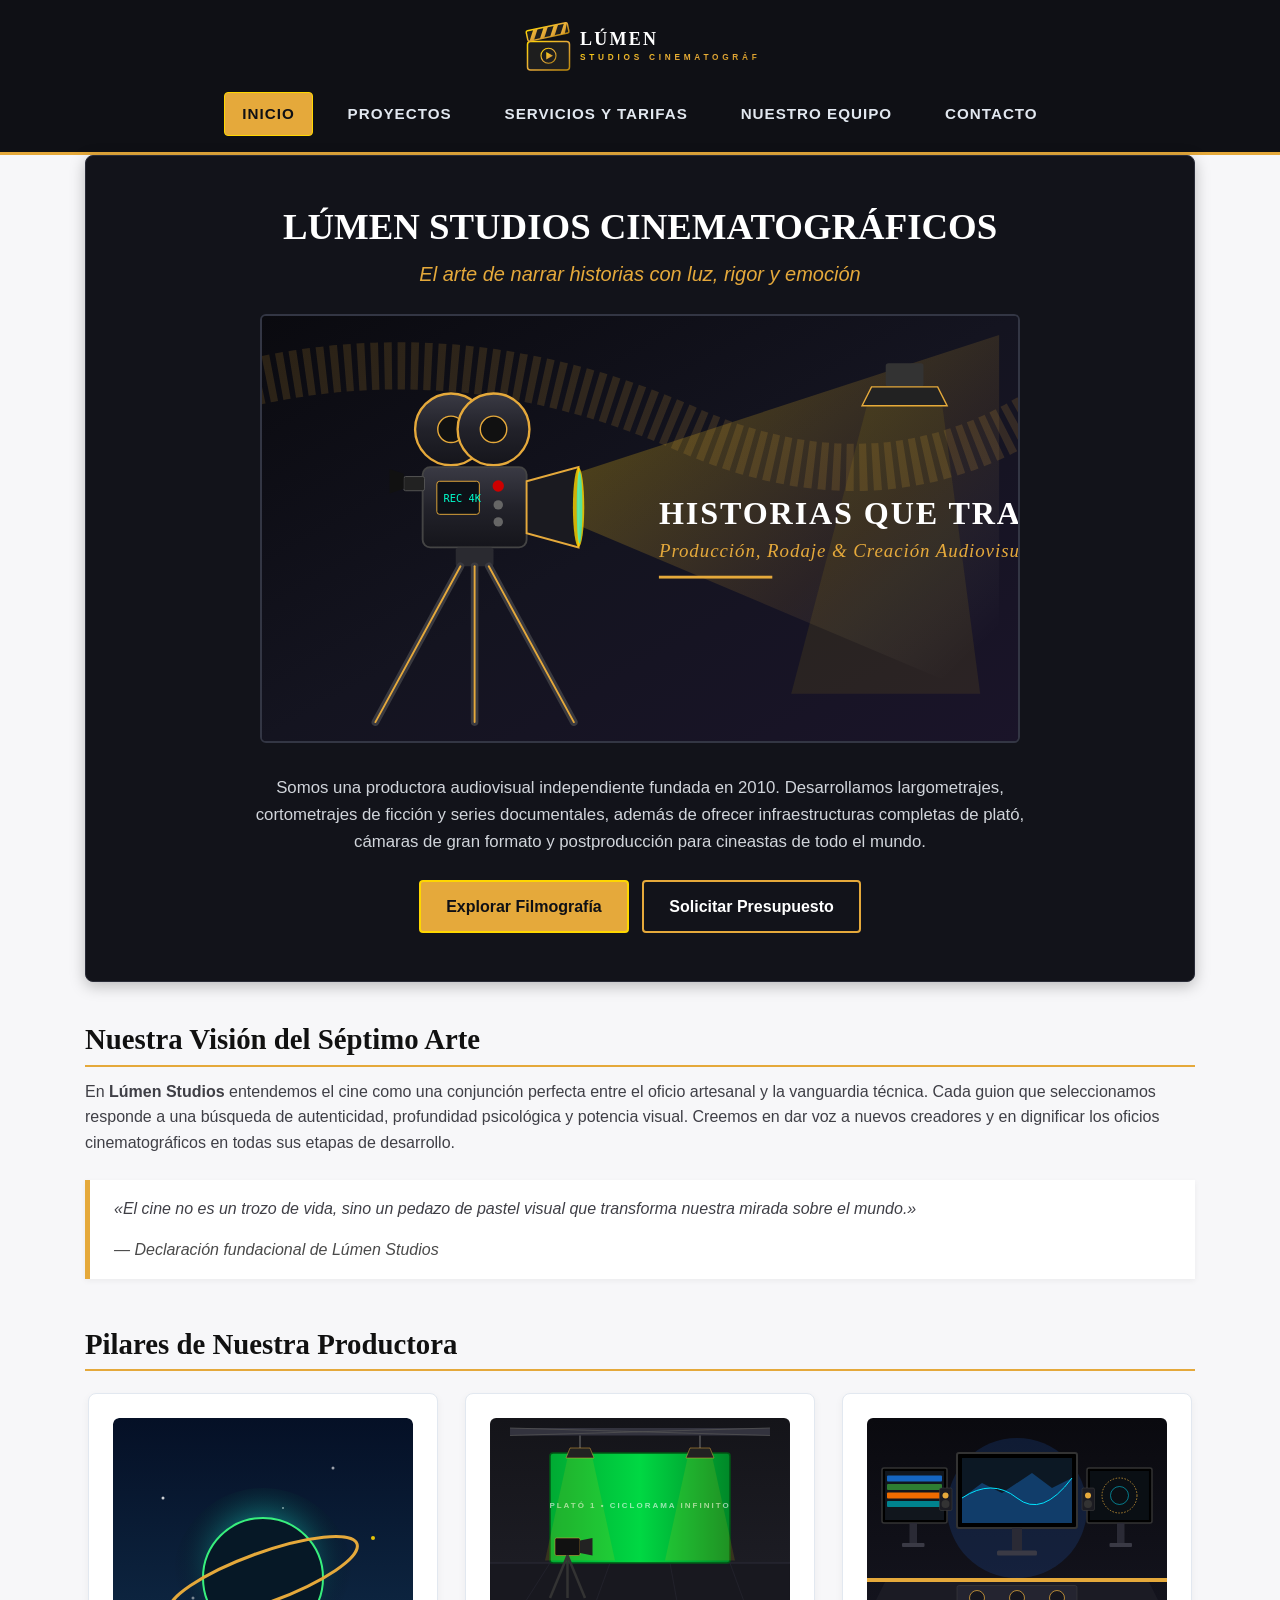
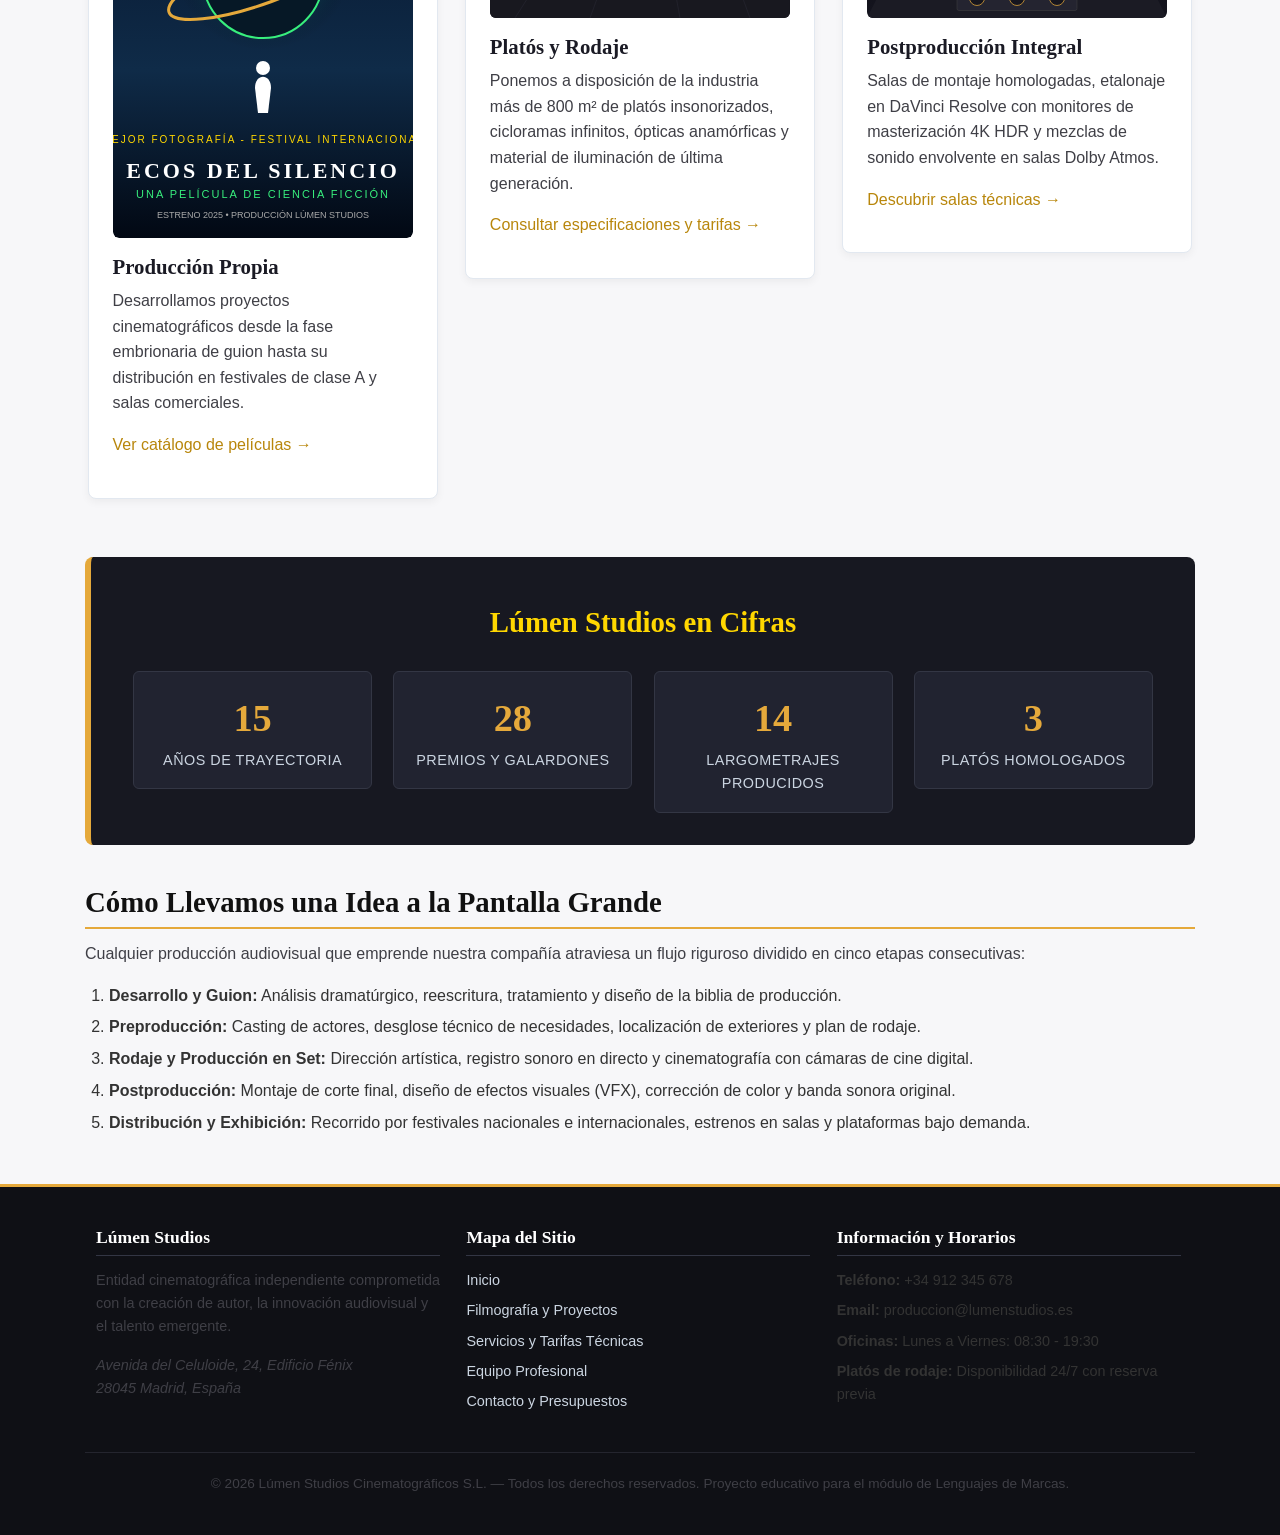
<file: index.html>
<!DOCTYPE html>
<html lang="es">
<head>
  <meta charset="UTF-8">
  <meta name="viewport" content="width=device-width, initial-scale=1.0">
  <meta name="description" content="Lúmen Studios - Productora cinematográfica independiente dedicada al desarrollo de largometrajes, documentales y servicios de producción audiovisual.">
  <meta name="keywords" content="cine, productora cinematográfica, rodajes, plató, películas, dirección de cine">
  <title>Lúmen Studios | Productora Cinematográfica Independiente</title>
  <link rel="stylesheet" href="css/estilos.css">
</head>
<body>

  <!-- Cabecera principal y navegación común -->
  <header>
    <div class="contenedor">
      <div class="cabecera-contenido">
        <a href="index.html" class="logo-enlace">
          <img src="img/logo.svg" alt="Logotipo oficial de Lúmen Studios Cinematográficos" class="logo-img">
        </a>
      </div>
      <nav aria-label="Navegación principal">
        <ul class="menu-navegacion">
          <li><a href="index.html" class="activo">Inicio</a></li>
          <li><a href="proyectos.html">Proyectos</a></li>
          <li><a href="servicios.html">Servicios y Tarifas</a></li>
          <li><a href="equipo.html">Nuestro Equipo</a></li>
          <li><a href="contacto.html">Contacto</a></li>
        </ul>
      </nav>
    </div>
  </header>

  <!-- Contenido principal -->
  <main class="contenedor">

    <!-- Sección Hero con selector de ID -->
    <section id="hero">
      <h1>LÚMEN STUDIOS CINEMATOGRÁFICOS</h1>
      <p class="subtitulo">El arte de narrar historias con luz, rigor y emoción</p>
      
      <img src="img/hero-cine.svg" alt="Cámara de cine profesional rodando en un plató con iluminación dorada" class="hero-imagen">
      
      <p class="hero-descripcion">
        Somos una productora audiovisual independiente fundada en 2010. Desarrollamos largometrajes, 
        cortometrajes de ficción y series documentales, además de ofrecer infraestructuras completas de plató, 
        cámaras de gran formato y postproducción para cineastas de todo el mundo.
      </p>

      <div>
        <a href="proyectos.html" class="btn btn-primario">Explorar Filmografía</a>
        <a href="contacto.html" class="btn btn-secundario">Solicitar Presupuesto</a>
      </div>
    </section>

    <!-- Sección de presentación y manifiesto artístico -->
    <section class="seccion">
      <h2>Nuestra Visión del Séptimo Arte</h2>
      <p>
        En <strong>Lúmen Studios</strong> entendemos el cine como una conjunción perfecta entre el oficio 
        artesanal y la vanguardia técnica. Cada guion que seleccionamos responde a una búsqueda de autenticidad, 
        profundidad psicológica y potencia visual. Creemos en dar voz a nuevos creadores y en dignificar los 
        oficios cinematográficos en todas sus etapas de desarrollo.
      </p>

      <blockquote>
        <p>«El cine no es un trozo de vida, sino un pedazo de pastel visual que transforma nuestra mirada sobre el mundo.»</p>
        <cite>— Declaración fundacional de Lúmen Studios</cite>
      </blockquote>
    </section>

    <!-- Sección de áreas destacadas (modelo de caja con 3 columnas inline-block) -->
    <section class="seccion">
      <h2>Pilares de Nuestra Productora</h2>
      <div class="fila-columnas">
        
        <article class="columna-3">
          <div class="card">
            <img src="img/pelicula1.svg" alt="Cartel cinematográfico de la película de ciencia ficción Ecos del Silencio">
            <h3>Producción Propia</h3>
            <p>
              Desarrollamos proyectos cinematográficos desde la fase embrionaria de guion hasta su distribución 
              en festivales de clase A y salas comerciales.
            </p>
            <p><a href="proyectos.html">Ver catálogo de películas &rarr;</a></p>
          </div>
        </article>

        <article class="columna-3">
          <div class="card">
            <img src="img/plato.svg" alt="Plató de rodaje profesional con ciclorama verde y focos de estudio">
            <h3>Platós y Rodaje</h3>
            <p>
              Ponemos a disposición de la industria más de 800 m² de platós insonorizados, cicloramas infinitos, 
              ópticas anamórficas y material de iluminación de última generación.
            </p>
            <p><a href="servicios.html">Consultar especificaciones y tarifas &rarr;</a></p>
          </div>
        </article>

        <article class="columna-3">
          <div class="card">
            <img src="img/postproduccion.svg" alt="Sala de postproducción de color y etalonaje digital cinematográfico">
            <h3>Postproducción Integral</h3>
            <p>
              Salas de montaje homologadas, etalonaje en DaVinci Resolve con monitores de masterización 4K HDR 
              y mezclas de sonido envolvente en salas Dolby Atmos.
            </p>
            <p><a href="servicios.html">Descubrir salas técnicas &rarr;</a></p>
          </div>
        </article>

      </div>
    </section>

    <!-- Aside con cifras del estudio con selector de ID -->
    <aside id="cifras-cine">
      <h2>Lúmen Studios en Cifras</h2>
      <div>
        <div class="cifra-item">
          <span class="cifra-numero">15</span>
          <span class="cifra-texto">Años de Trayectoria</span>
        </div>
        <div class="cifra-item">
          <span class="cifra-numero">28</span>
          <span class="cifra-texto">Premios y Galardones</span>
        </div>
        <div class="cifra-item">
          <span class="cifra-numero">14</span>
          <span class="cifra-texto">Largometrajes Producidos</span>
        </div>
        <div class="cifra-item">
          <span class="cifra-numero">3</span>
          <span class="cifra-texto">Platós Homologados</span>
        </div>
      </div>
    </aside>

    <!-- Sección de proceso cinematográfico con lista ordenada -->
    <section class="seccion">
      <h2>Cómo Llevamos una Idea a la Pantalla Grande</h2>
      <p>
        Cualquier producción audiovisual que emprende nuestra compañía atraviesa un flujo riguroso 
        dividido en cinco etapas consecutivas:
      </p>
      <ol class="lista-ordenada">
        <li><strong>Desarrollo y Guion:</strong> Análisis dramatúrgico, reescritura, tratamiento y diseño de la biblia de producción.</li>
        <li><strong>Preproducción:</strong> Casting de actores, desglose técnico de necesidades, localización de exteriores y plan de rodaje.</li>
        <li><strong>Rodaje y Producción en Set:</strong> Dirección artística, registro sonoro en directo y cinematografía con cámaras de cine digital.</li>
        <li><strong>Postproducción:</strong> Montaje de corte final, diseño de efectos visuales (VFX), corrección de color y banda sonora original.</li>
        <li><strong>Distribución y Exhibición:</strong> Recorrido por festivales nacionales e internacionales, estrenos en salas y plataformas bajo demanda.</li>
      </ol>
    </section>

  </main>

  <!-- Pie de página común -->
  <footer>
    <div class="contenedor">
      <div class="footer-columnas">
        
        <div class="footer-col">
          <h4>Lúmen Studios</h4>
          <p>
            Entidad cinematográfica independiente comprometida con la creación de autor, la innovación audiovisual y el talento emergente.
          </p>
          <address>
            <p>Avenida del Celuloide, 24, Edificio Fénix<br>
            28045 Madrid, España</p>
          </address>
        </div>

        <div class="footer-col">
          <h4>Mapa del Sitio</h4>
          <ul>
            <li><a href="index.html">Inicio</a></li>
            <li><a href="proyectos.html">Filmografía y Proyectos</a></li>
            <li><a href="servicios.html">Servicios y Tarifas Técnicas</a></li>
            <li><a href="equipo.html">Equipo Profesional</a></li>
            <li><a href="contacto.html">Contacto y Presupuestos</a></li>
          </ul>
        </div>

        <div class="footer-col">
          <h4>Información y Horarios</h4>
          <ul>
            <li><strong>Teléfono:</strong> +34 912 345 678</li>
            <li><strong>Email:</strong> produccion@lumenstudios.es</li>
            <li><strong>Oficinas:</strong> Lunes a Viernes: 08:30 - 19:30</li>
            <li><strong>Platós de rodaje:</strong> Disponibilidad 24/7 con reserva previa</li>
          </ul>
        </div>

      </div>

      <div class="footer-copyright">
        <p>&copy; 2026 Lúmen Studios Cinematográficos S.L. — Todos los derechos reservados. Proyecto educativo para el módulo de Lenguajes de Marcas.</p>
      </div>
    </div>
  </footer>

</body>
</html>
</file>
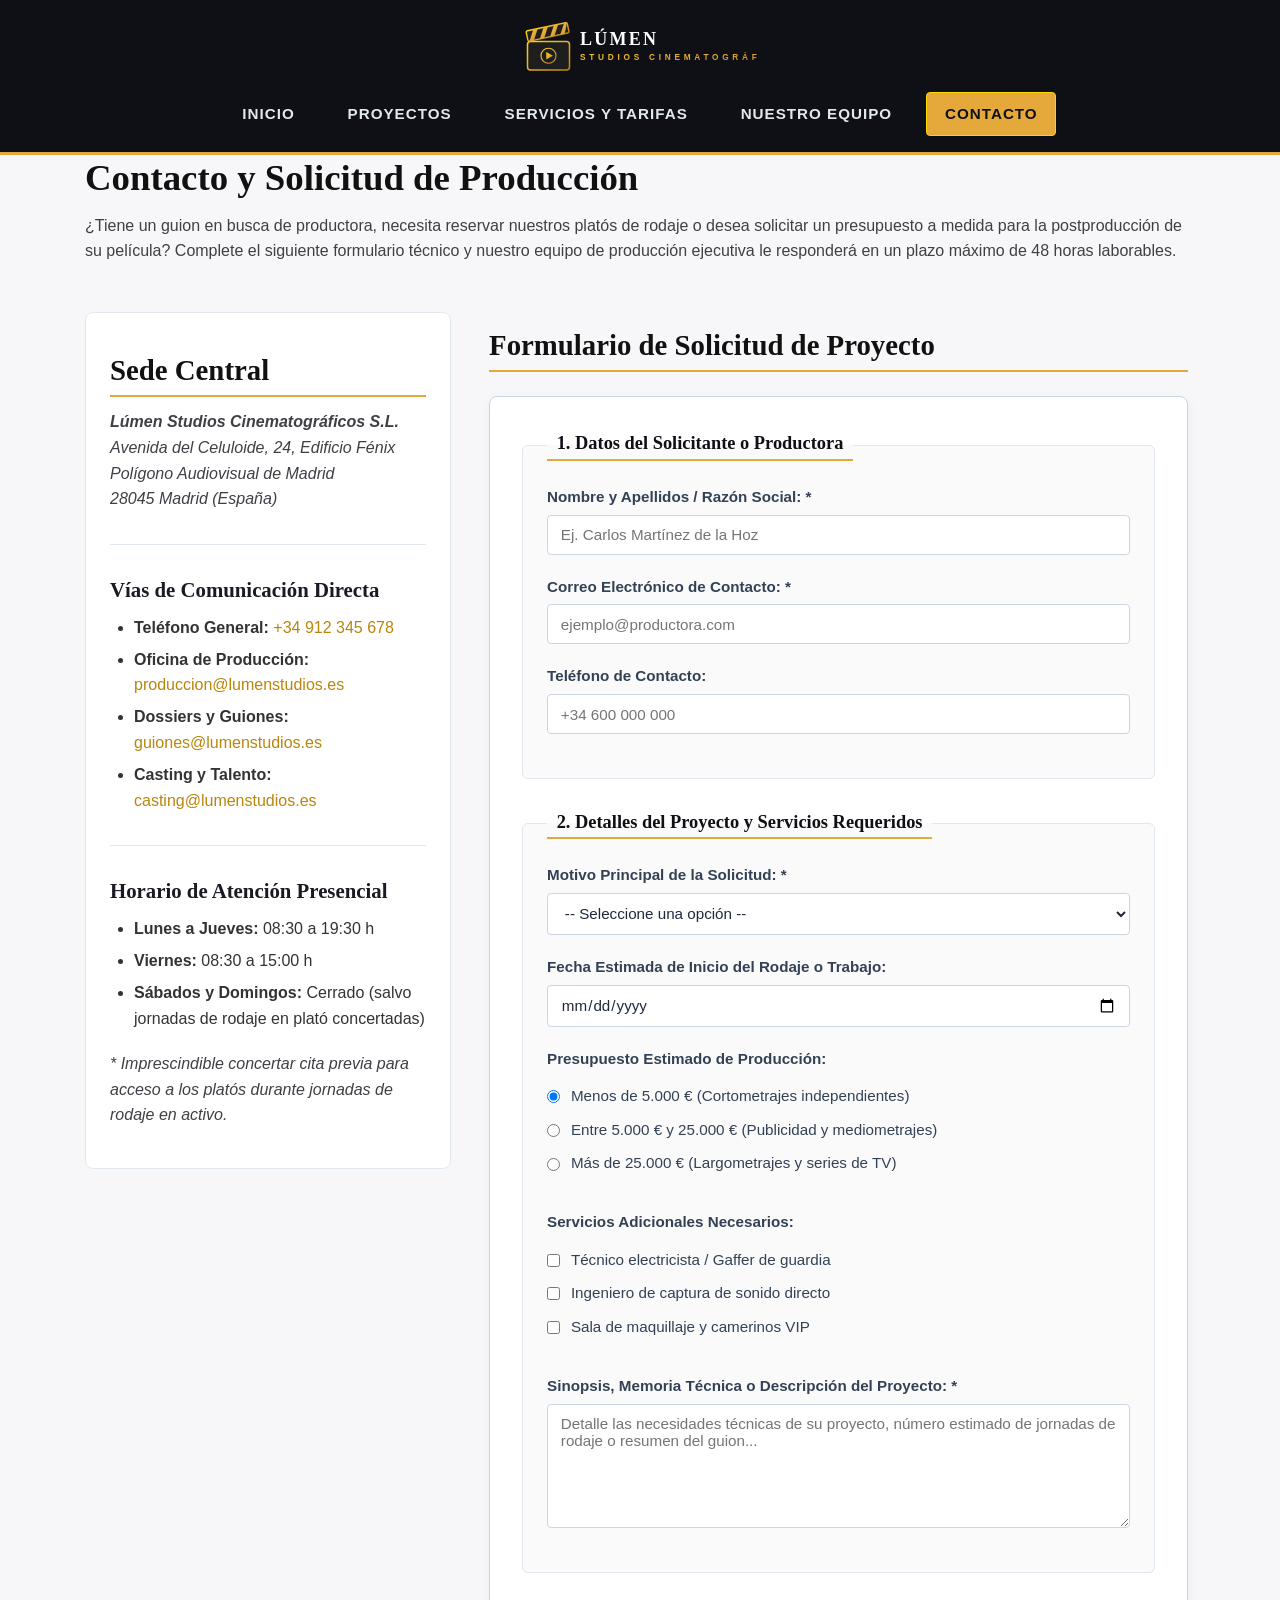
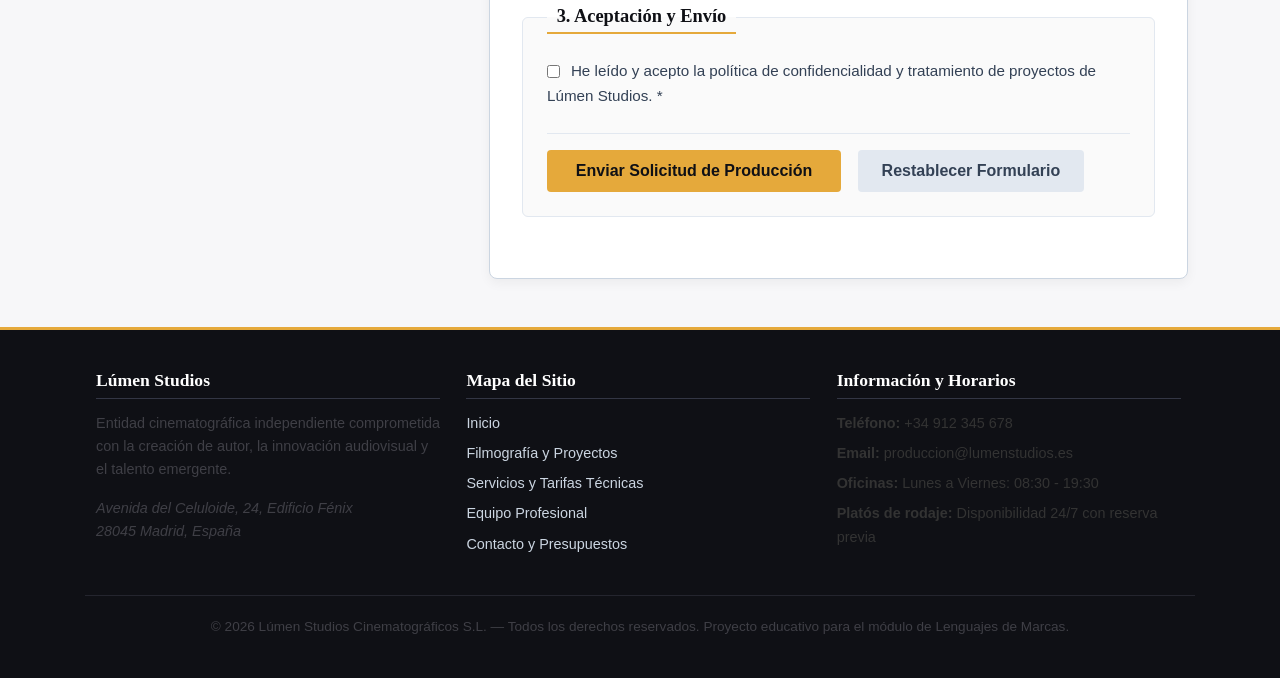
<file: contacto.html>
<!DOCTYPE html>
<html lang="es">
<head>
  <meta charset="UTF-8">
  <meta name="viewport" content="width=device-width, initial-scale=1.0">
  <meta name="description" content="Contacte con Lúmen Studios para solicitud de presupuestos de rodaje, reserva de platós cinematográficos, envío de guiones o convocatorias de casting.">
  <meta name="keywords" content="contacto productora cine, formulario presupuesto rodaje, casting cine, alquiler estudio cine">
  <title>Contacto y Presupuestos | Lúmen Studios</title>
  <link rel="stylesheet" href="css/estilos.css">
</head>
<body>

  <!-- Cabecera principal y navegación común -->
  <header>
    <div class="contenedor">
      <div class="cabecera-contenido">
        <a href="index.html" class="logo-enlace">
          <img src="img/logo.svg" alt="Logotipo oficial de Lúmen Studios Cinematográficos" class="logo-img">
        </a>
      </div>
      <nav aria-label="Navegación principal">
        <ul class="menu-navegacion">
          <li><a href="index.html">Inicio</a></li>
          <li><a href="proyectos.html">Proyectos</a></li>
          <li><a href="servicios.html">Servicios y Tarifas</a></li>
          <li><a href="equipo.html">Nuestro Equipo</a></li>
          <li><a href="contacto.html" class="activo">Contacto</a></li>
        </ul>
      </nav>
    </div>
  </header>

  <!-- Contenido principal -->
  <main class="contenedor">

    <section class="seccion">
      <h1>Contacto y Solicitud de Producción</h1>
      <p>
        ¿Tiene un guion en busca de productora, necesita reservar nuestros platós de rodaje o desea solicitar un 
        presupuesto a medida para la postproducción de su película? Complete el siguiente formulario técnico y 
        nuestro equipo de producción ejecutiva le responderá en un plazo máximo de 48 horas laborables.
      </p>
    </section>

    <!-- Disposición de 2 columnas con modelo de caja y display inline-block -->
    <div class="contacto-grid">

      <!-- Columna 1: Información de contacto directo (aside) -->
      <aside class="contacto-info">
        <h2>Sede Central</h2>
        <address>
          <p>
            <strong>Lúmen Studios Cinematográficos S.L.</strong><br>
            Avenida del Celuloide, 24, Edificio Fénix<br>
            Polígono Audiovisual de Madrid<br>
            28045 Madrid (España)
          </p>
        </address>

        <hr>

        <h3>Vías de Comunicación Directa</h3>
        <ul>
          <li><strong>Teléfono General:</strong> <a href="tel:+34912345678">+34 912 345 678</a></li>
          <li><strong>Oficina de Producción:</strong> <a href="mailto:produccion@lumenstudios.es">produccion@lumenstudios.es</a></li>
          <li><strong>Dossiers y Guiones:</strong> <a href="mailto:guiones@lumenstudios.es">guiones@lumenstudios.es</a></li>
          <li><strong>Casting y Talento:</strong> <a href="mailto:casting@lumenstudios.es">casting@lumenstudios.es</a></li>
        </ul>

        <hr>

        <h3>Horario de Atención Presencial</h3>
        <ul>
          <li><strong>Lunes a Jueves:</strong> 08:30 a 19:30 h</li>
          <li><strong>Viernes:</strong> 08:30 a 15:00 h</li>
          <li><strong>Sábados y Domingos:</strong> Cerrado (salvo jornadas de rodaje en plató concertadas)</li>
        </ul>

        <p><em>* Imprescindible concertar cita previa para acceso a los platós durante jornadas de rodaje en activo.</em></p>
      </aside>

      <!-- Columna 2: Formulario Completo HTML5 con selector de ID -->
      <section class="contacto-form-col">
        <h2>Formulario de Solicitud de Proyecto</h2>
        
        <form id="formulario-contacto" action="#" method="post">

          <!-- Fieldset 1: Datos de identificación -->
          <fieldset>
            <legend>1. Datos del Solicitante o Productora</legend>
            
            <div class="campo-formulario">
              <label for="campo-nombre">Nombre y Apellidos / Razón Social: *</label>
              <input type="text" id="campo-nombre" name="nombre" placeholder="Ej. Carlos Martínez de la Hoz" required minlength="3">
            </div>

            <div class="campo-formulario">
              <label for="campo-email">Correo Electrónico de Contacto: *</label>
              <input type="email" id="campo-email" name="email" placeholder="ejemplo@productora.com" required>
            </div>

            <div class="campo-formulario">
              <label for="campo-telefono">Teléfono de Contacto:</label>
              <input type="tel" id="campo-telefono" name="telefono" placeholder="+34 600 000 000" pattern="[0-9+ ]{9,15}">
            </div>
          </fieldset>

          <!-- Fieldset 2: Tipo de Solicitud y Fechas -->
          <fieldset>
            <legend>2. Detalles del Proyecto y Servicios Requeridos</legend>

            <div class="campo-formulario">
              <label for="campo-tipo-proyecto">Motivo Principal de la Solicitud: *</label>
              <select id="campo-tipo-proyecto" name="tipo_proyecto" required>
                <option value="">-- Seleccione una opción --</option>
                <optgroup label="Infraestructura y Rodaje">
                  <option value="plato1">Alquiler de Plató 1 (Ciclorama 520 m²)</option>
                  <option value="plato2">Alquiler de Plató 2 (Espacio Negro 280 m²)</option>
                  <option value="camaras">Alquiler de Cámaras 8K y Ópticas Anamórficas</option>
                </optgroup>
                <optgroup label="Postproducción">
                  <option value="color">Etalonaje y Corrección de Color 4K HDR</option>
                  <option value="dolby">Mezcla y Diseño Sonoro Dolby Atmos</option>
                  <option value="montaje">Montaje y Edición Offline</option>
                </optgroup>
                <optgroup label="Desarrollo y Coproducción">
                  <option value="coproduccion">Propuesta de Coproducción de Largometraje</option>
                  <option value="guion">Envío de Guion / Tratamiento Narrativo</option>
                  <option value="casting">Inscripción en Bolsa de Casting / Técnicos</option>
                </optgroup>
              </select>
            </div>

            <div class="campo-formulario">
              <label for="campo-fecha">Fecha Estimada de Inicio del Rodaje o Trabajo:</label>
              <input type="date" id="campo-fecha" name="fecha_inicio">
            </div>

            <div class="campo-formulario">
              <label>Presupuesto Estimado de Producción:</label>
              <div class="opciones-grupo">
                <div class="opcion-item">
                  <input type="radio" id="pres-bajo" name="presupuesto" value="menos-5k" checked>
                  <label for="pres-bajo" class="etiqueta-inline">Menos de 5.000 € (Cortometrajes independientes)</label>
                </div>
                <div class="opcion-item">
                  <input type="radio" id="pres-medio" name="presupuesto" value="5k-25k">
                  <label for="pres-medio" class="etiqueta-inline">Entre 5.000 € y 25.000 € (Publicidad y mediometrajes)</label>
                </div>
                <div class="opcion-item">
                  <input type="radio" id="pres-alto" name="presupuesto" value="mas-25k">
                  <label for="pres-alto" class="etiqueta-inline">Más de 25.000 € (Largometrajes y series de TV)</label>
                </div>
              </div>
            </div>

            <div class="campo-formulario">
              <label>Servicios Adicionales Necesarios:</label>
              <div class="opciones-grupo">
                <div class="opcion-item">
                  <input type="checkbox" id="srv-iluminacion" name="servicios_extra[]" value="iluminacion">
                  <label for="srv-iluminacion" class="etiqueta-inline">Técnico electricista / Gaffer de guardia</label>
                </div>
                <div class="opcion-item">
                  <input type="checkbox" id="srv-sonido" name="servicios_extra[]" value="sonido">
                  <label for="srv-sonido" class="etiqueta-inline">Ingeniero de captura de sonido directo</label>
                </div>
                <div class="opcion-item">
                  <input type="checkbox" id="srv-camerinos" name="servicios_extra[]" value="camerinos">
                  <label for="srv-camerinos" class="etiqueta-inline">Sala de maquillaje y camerinos VIP</label>
                </div>
              </div>
            </div>

            <div class="campo-formulario">
              <label for="campo-mensaje">Sinopsis, Memoria Técnica o Descripción del Proyecto: *</label>
              <textarea id="campo-mensaje" name="mensaje" rows="6" placeholder="Detalle las necesidades técnicas de su proyecto, número estimado de jornadas de rodaje o resumen del guion..." required></textarea>
            </div>
          </fieldset>

          <!-- Fieldset 3: Consentimiento legal y botones -->
          <fieldset>
            <legend>3. Aceptación y Envío</legend>

            <div class="campo-formulario">
              <div class="opcion-item">
                <input type="checkbox" id="campo-privacidad" name="privacidad" required>
                <label for="campo-privacidad" class="etiqueta-inline">
                  He leído y acepto la política de confidencialidad y tratamiento de proyectos de Lúmen Studios. *
                </label>
              </div>
            </div>

            <div class="botones-formulario">
              <button type="submit" class="btn-enviar">Enviar Solicitud de Producción</button>
              <button type="reset" class="btn-reset">Restablecer Formulario</button>
            </div>
          </fieldset>

        </form>
      </section>

    </div>

  </main>

  <!-- Pie de página común -->
  <footer>
    <div class="contenedor">
      <div class="footer-columnas">
        
        <div class="footer-col">
          <h4>Lúmen Studios</h4>
          <p>
            Entidad cinematográfica independiente comprometida con la creación de autor, la innovación audiovisual y el talento emergente.
          </p>
          <address>
            <p>Avenida del Celuloide, 24, Edificio Fénix<br>
            28045 Madrid, España</p>
          </address>
        </div>

        <div class="footer-col">
          <h4>Mapa del Sitio</h4>
          <ul>
            <li><a href="index.html">Inicio</a></li>
            <li><a href="proyectos.html">Filmografía y Proyectos</a></li>
            <li><a href="servicios.html">Servicios y Tarifas Técnicas</a></li>
            <li><a href="equipo.html">Equipo Profesional</a></li>
            <li><a href="contacto.html">Contacto y Presupuestos</a></li>
          </ul>
        </div>

        <div class="footer-col">
          <h4>Información y Horarios</h4>
          <ul>
            <li><strong>Teléfono:</strong> +34 912 345 678</li>
            <li><strong>Email:</strong> produccion@lumenstudios.es</li>
            <li><strong>Oficinas:</strong> Lunes a Viernes: 08:30 - 19:30</li>
            <li><strong>Platós de rodaje:</strong> Disponibilidad 24/7 con reserva previa</li>
          </ul>
        </div>

      </div>

      <div class="footer-copyright">
        <p>&copy; 2026 Lúmen Studios Cinematográficos S.L. — Todos los derechos reservados. Proyecto educativo para el módulo de Lenguajes de Marcas.</p>
      </div>
    </div>
  </footer>

</body>
</html>
</file>
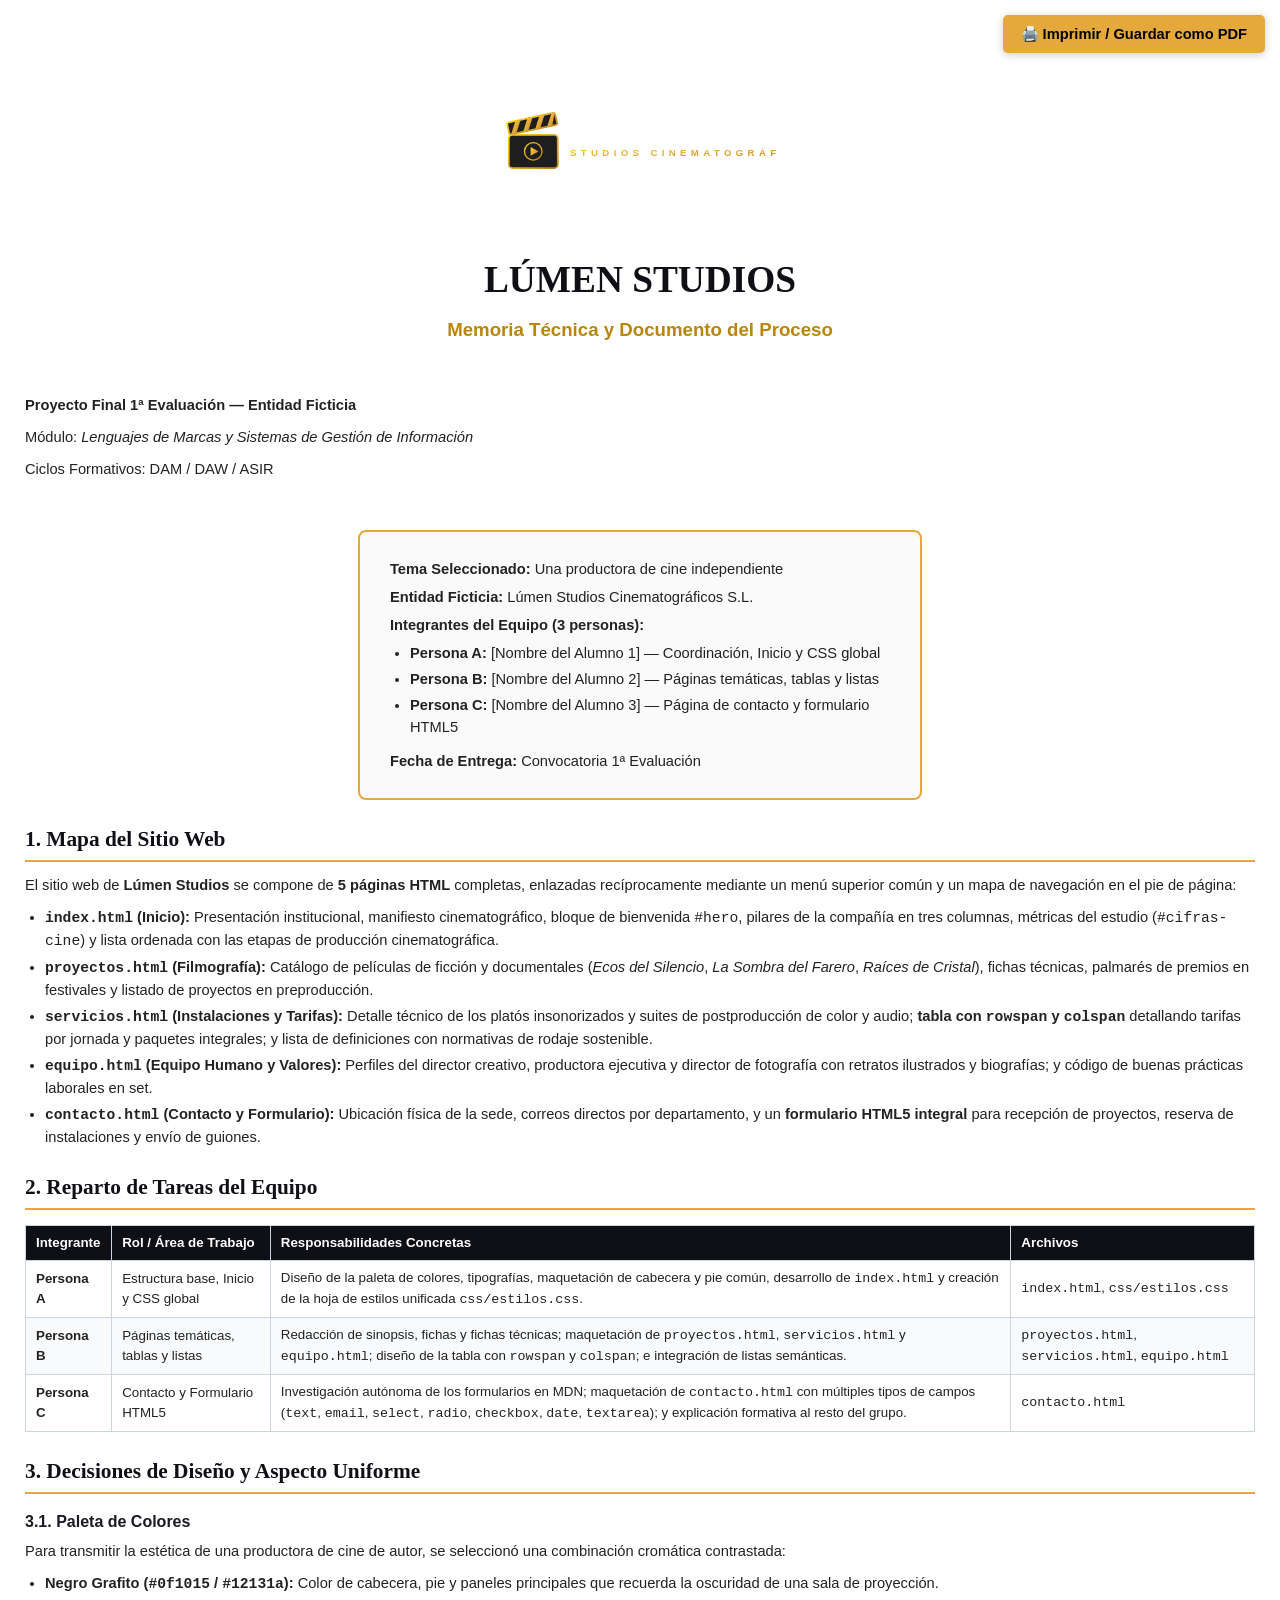
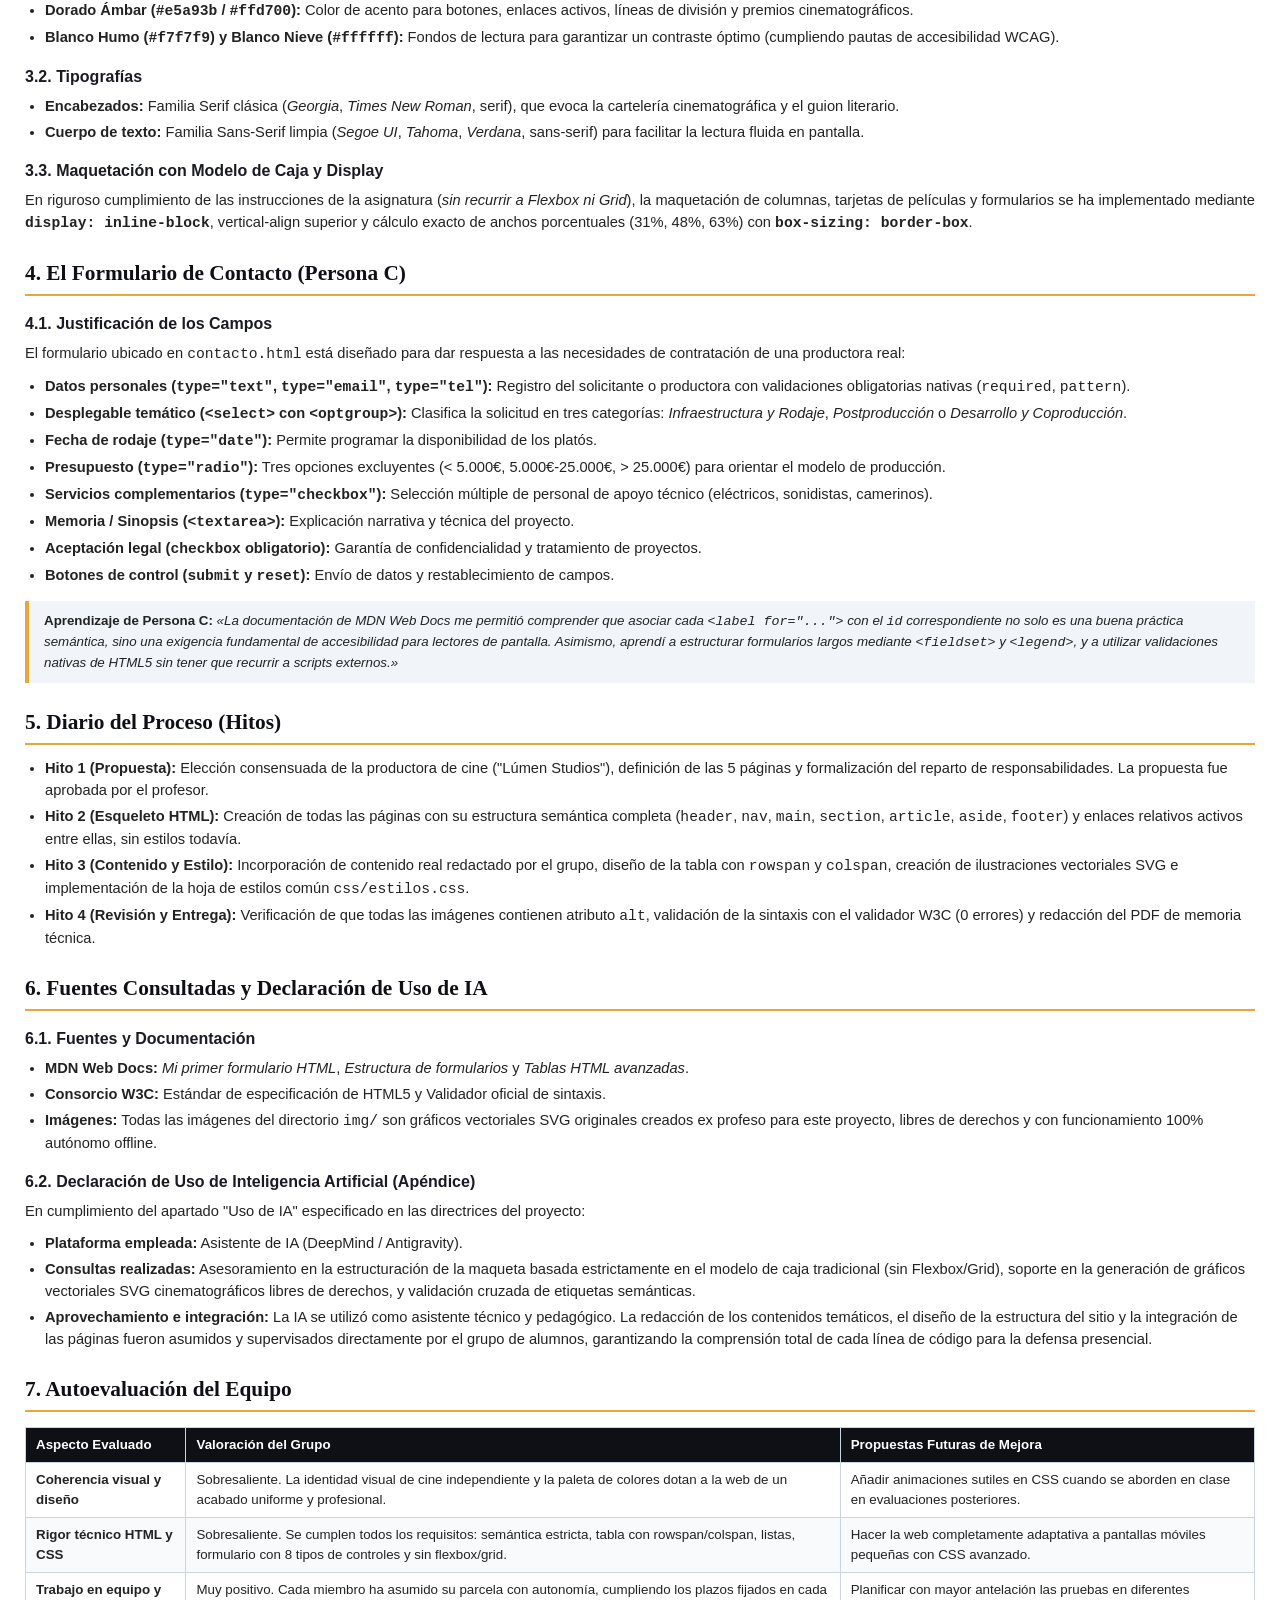
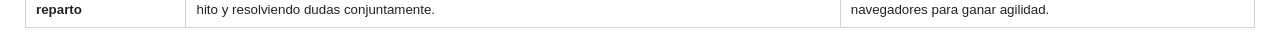
<file: DOCUMENTO_ENTREGA.html>
<!DOCTYPE html>
<html lang="es">
<head>
  <meta charset="UTF-8">
  <meta name="viewport" content="width=device-width, initial-scale=1.0">
  <title>Memoria del Proceso | Lúmen Studios - Proyecto Lenguajes de Marcas</title>
  <style>
    /* Estilos para el documento imprimible a PDF */
    @page {
      size: A4;
      margin: 20mm 18mm 20mm 18mm;
    }
    body {
      font-family: 'Segoe UI', Arial, Helvetica, sans-serif;
      font-size: 11pt;
      line-height: 1.5;
      color: #222;
      background-color: #fff;
      margin: 0;
      padding: 25px;
    }
    .portada {
      page-break-after: always;
      text-align: center;
      padding-top: 60px;
    }
    .portada h1 {
      font-size: 28pt;
      color: #0f1015;
      margin-bottom: 8px;
      font-family: 'Georgia', serif;
    }
    .portada .subtitulo-portada {
      font-size: 14pt;
      color: #b8860b;
      margin-bottom: 50px;
      font-weight: 600;
    }
    .portada-logo {
      width: 280px;
      margin: 20px auto 40px auto;
    }
    .portada-cuadro {
      display: inline-block;
      text-align: left;
      border: 2px solid #e5a93b;
      border-radius: 8px;
      padding: 20px 30px;
      background-color: #fafafa;
      margin-top: 40px;
      width: 80%;
      max-width: 500px;
    }
    .portada-cuadro p {
      margin: 6px 0;
      font-size: 11pt;
    }
    .salto-pagina {
      page-break-after: always;
    }
    h2 {
      color: #0f1015;
      font-family: 'Georgia', serif;
      font-size: 16pt;
      border-bottom: 2px solid #e5a93b;
      padding-bottom: 4px;
      margin-top: 24px;
      margin-bottom: 12px;
    }
    h3 {
      color: #1a1a24;
      font-size: 12pt;
      margin-top: 16px;
      margin-bottom: 6px;
    }
    p {
      margin: 0 0 10px 0;
      text-align: justify;
    }
    ul, ol {
      margin: 0 0 12px 20px;
      padding: 0;
    }
    li {
      margin-bottom: 4px;
    }
    table {
      width: 100%;
      border-collapse: collapse;
      margin: 15px 0;
      font-size: 10pt;
    }
    th, td {
      border: 1px solid #cbd5e1;
      padding: 7px 10px;
      text-align: left;
    }
    th {
      background-color: #0f1015;
      color: #fff;
      font-weight: 600;
    }
    tr:nth-child(even) td {
      background-color: #f8fafc;
    }
    .caja-nota {
      background-color: #f1f5f9;
      border-left: 4px solid #e5a93b;
      padding: 10px 15px;
      margin: 14px 0;
      font-size: 10pt;
    }
    .boton-imprimir {
      position: fixed;
      top: 15px;
      right: 15px;
      background-color: #e5a93b;
      color: #000;
      border: none;
      padding: 10px 18px;
      font-size: 11pt;
      font-weight: bold;
      border-radius: 5px;
      cursor: pointer;
      box-shadow: 0 2px 8px rgba(0,0,0,0.2);
    }
    .boton-imprimir:hover {
      background-color: #ffd700;
    }
    @media print {
      .boton-imprimir {
        display: none;
      }
      body {
        padding: 0;
      }
    }
  </style>
</head>
<body>

  <button class="boton-imprimir" onclick="window.print()">🖨️ Imprimir / Guardar como PDF</button>

  <!-- PÁGINA 1: PORTADA -->
  <section class="portada">
    <img src="img/logo.svg" alt="Logotipo Lúmen Studios" class="portada-logo">
    <h1>LÚMEN STUDIOS</h1>
    <div class="subtitulo-portada">Memoria Técnica y Documento del Proceso</div>
    <p><strong>Proyecto Final 1ª Evaluación — Entidad Ficticia</strong></p>
    <p>Módulo: <em>Lenguajes de Marcas y Sistemas de Gestión de Información</em></p>
    <p>Ciclos Formativos: DAM / DAW / ASIR</p>

    <div class="portada-cuadro">
      <p><strong>Tema Seleccionado:</strong> Una productora de cine independiente</p>
      <p><strong>Entidad Ficticia:</strong> Lúmen Studios Cinematográficos S.L.</p>
      <p><strong>Integrantes del Equipo (3 personas):</strong></p>
      <ul>
        <li><strong>Persona A:</strong> [Nombre del Alumno 1] — Coordinación, Inicio y CSS global</li>
        <li><strong>Persona B:</strong> [Nombre del Alumno 2] — Páginas temáticas, tablas y listas</li>
        <li><strong>Persona C:</strong> [Nombre del Alumno 3] — Página de contacto y formulario HTML5</li>
      </ul>
      <p><strong>Fecha de Entrega:</strong> Convocatoria 1ª Evaluación</p>
    </div>
  </section>

  <!-- PÁGINA 2: MAPA DEL SITIO Y REPARTO -->
  <section>
    <h2>1. Mapa del Sitio Web</h2>
    <p>
      El sitio web de <strong>Lúmen Studios</strong> se compone de <strong>5 páginas HTML</strong> completas, enlazadas recíprocamente mediante un menú superior común y un mapa de navegación en el pie de página:
    </p>
    <ul>
      <li><strong><code>index.html</code> (Inicio):</strong> Presentación institucional, manifiesto cinematográfico, bloque de bienvenida <code>#hero</code>, pilares de la compañía en tres columnas, métricas del estudio (<code>#cifras-cine</code>) y lista ordenada con las etapas de producción cinematográfica.</li>
      <li><strong><code>proyectos.html</code> (Filmografía):</strong> Catálogo de películas de ficción y documentales (<em>Ecos del Silencio</em>, <em>La Sombra del Farero</em>, <em>Raíces de Cristal</em>), fichas técnicas, palmarés de premios en festivales y listado de proyectos en preproducción.</li>
      <li><strong><code>servicios.html</code> (Instalaciones y Tarifas):</strong> Detalle técnico de los platós insonorizados y suites de postproducción de color y audio; <strong>tabla con <code>rowspan</code> y <code>colspan</code></strong> detallando tarifas por jornada y paquetes integrales; y lista de definiciones con normativas de rodaje sostenible.</li>
      <li><strong><code>equipo.html</code> (Equipo Humano y Valores):</strong> Perfiles del director creativo, productora ejecutiva y director de fotografía con retratos ilustrados y biografías; y código de buenas prácticas laborales en set.</li>
      <li><strong><code>contacto.html</code> (Contacto y Formulario):</strong> Ubicación física de la sede, correos directos por departamento, y un <strong>formulario HTML5 integral</strong> para recepción de proyectos, reserva de instalaciones y envío de guiones.</li>
    </ul>

    <h2>2. Reparto de Tareas del Equipo</h2>
    <table>
      <thead>
        <tr>
          <th>Integrante</th>
          <th>Rol / Área de Trabajo</th>
          <th>Responsabilidades Concretas</th>
          <th>Archivos</th>
        </tr>
      </thead>
      <tbody>
        <tr>
          <td><strong>Persona A</strong></td>
          <td>Estructura base, Inicio y CSS global</td>
          <td>Diseño de la paleta de colores, tipografías, maquetación de cabecera y pie común, desarrollo de <code>index.html</code> y creación de la hoja de estilos unificada <code>css/estilos.css</code>.</td>
          <td><code>index.html</code>, <code>css/estilos.css</code></td>
        </tr>
        <tr>
          <td><strong>Persona B</strong></td>
          <td>Páginas temáticas, tablas y listas</td>
          <td>Redacción de sinopsis, fichas y fichas técnicas; maquetación de <code>proyectos.html</code>, <code>servicios.html</code> y <code>equipo.html</code>; diseño de la tabla con <code>rowspan</code> y <code>colspan</code>; e integración de listas semánticas.</td>
          <td><code>proyectos.html</code>, <code>servicios.html</code>, <code>equipo.html</code></td>
        </tr>
        <tr>
          <td><strong>Persona C</strong></td>
          <td>Contacto y Formulario HTML5</td>
          <td>Investigación autónoma de los formularios en MDN; maquetación de <code>contacto.html</code> con múltiples tipos de campos (<code>text</code>, <code>email</code>, <code>select</code>, <code>radio</code>, <code>checkbox</code>, <code>date</code>, <code>textarea</code>); y explicación formativa al resto del grupo.</td>
          <td><code>contacto.html</code></td>
        </tr>
      </tbody>
    </table>
  </section>

  <div class="salto-pagina"></div>

  <!-- PÁGINA 3: DECISIONES DE DISEÑO Y EL FORMULARIO -->
  <section>
    <h2>3. Decisiones de Diseño y Aspecto Uniforme</h2>
    <h3>3.1. Paleta de Colores</h3>
    <p>
      Para transmitir la estética de una productora de cine de autor, se seleccionó una combinación cromática contrastada:
    </p>
    <ul>
      <li><strong>Negro Grafito (<code>#0f1015</code> / <code>#12131a</code>):</strong> Color de cabecera, pie y paneles principales que recuerda la oscuridad de una sala de proyección.</li>
      <li><strong>Dorado Ámbar (<code>#e5a93b</code> / <code>#ffd700</code>):</strong> Color de acento para botones, enlaces activos, líneas de división y premios cinematográficos.</li>
      <li><strong>Blanco Humo (<code>#f7f7f9</code>) y Blanco Nieve (<code>#ffffff</code>):</strong> Fondos de lectura para garantizar un contraste óptimo (cumpliendo pautas de accesibilidad WCAG).</li>
    </ul>

    <h3>3.2. Tipografías</h3>
    <ul>
      <li><strong>Encabezados:</strong> Familia Serif clásica (<em>Georgia</em>, <em>Times New Roman</em>, serif), que evoca la cartelería cinematográfica y el guion literario.</li>
      <li><strong>Cuerpo de texto:</strong> Familia Sans-Serif limpia (<em>Segoe UI</em>, <em>Tahoma</em>, <em>Verdana</em>, sans-serif) para facilitar la lectura fluida en pantalla.</li>
    </ul>

    <h3>3.3. Maquetación con Modelo de Caja y Display</h3>
    <p>
      En riguroso cumplimiento de las instrucciones de la asignatura (<em>sin recurrir a Flexbox ni Grid</em>), la maquetación de columnas, tarjetas de películas y formularios se ha implementado mediante <strong><code>display: inline-block</code></strong>, vertical-align superior y cálculo exacto de anchos porcentuales (31%, 48%, 63%) con <strong><code>box-sizing: border-box</code></strong>.
    </p>

    <h2>4. El Formulario de Contacto (Persona C)</h2>
    <h3>4.1. Justificación de los Campos</h3>
    <p>
      El formulario ubicado en <code>contacto.html</code> está diseñado para dar respuesta a las necesidades de contratación de una productora real:
    </p>
    <ul>
      <li><strong>Datos personales (<code>type="text"</code>, <code>type="email"</code>, <code>type="tel"</code>):</strong> Registro del solicitante o productora con validaciones obligatorias nativas (<code>required</code>, <code>pattern</code>).</li>
      <li><strong>Desplegable temático (<code>&lt;select&gt;</code> con <code>&lt;optgroup&gt;</code>):</strong> Clasifica la solicitud en tres categorías: <em>Infraestructura y Rodaje</em>, <em>Postproducción</em> o <em>Desarrollo y Coproducción</em>.</li>
      <li><strong>Fecha de rodaje (<code>type="date"</code>):</strong> Permite programar la disponibilidad de los platós.</li>
      <li><strong>Presupuesto (<code>type="radio"</code>):</strong> Tres opciones excluyentes (&lt; 5.000€, 5.000€-25.000€, &gt; 25.000€) para orientar el modelo de producción.</li>
      <li><strong>Servicios complementarios (<code>type="checkbox"</code>):</strong> Selección múltiple de personal de apoyo técnico (eléctricos, sonidistas, camerinos).</li>
      <li><strong>Memoria / Sinopsis (<code>&lt;textarea&gt;</code>):</strong> Explicación narrativa y técnica del proyecto.</li>
      <li><strong>Aceptación legal (<code>checkbox</code> obligatorio):</strong> Garantía de confidencialidad y tratamiento de proyectos.</li>
      <li><strong>Botones de control (<code>submit</code> y <code>reset</code>):</strong> Envío de datos y restablecimiento de campos.</li>
    </ul>

    <div class="caja-nota">
      <strong>Aprendizaje de Persona C:</strong> <em>«La documentación de MDN Web Docs me permitió comprender que asociar cada <code>&lt;label for="..."&gt;</code> con el <code>id</code> correspondiente no solo es una buena práctica semántica, sino una exigencia fundamental de accesibilidad para lectores de pantalla. Asimismo, aprendí a estructurar formularios largos mediante <code>&lt;fieldset&gt;</code> y <code>&lt;legend&gt;</code>, y a utilizar validaciones nativas de HTML5 sin tener que recurrir a scripts externos.»</em>
    </div>
  </section>

  <div class="salto-pagina"></div>

  <!-- PÁGINA 4: DIARIO DEL PROCESO, FUENTES, IA Y AUTOEVALUACIÓN -->
  <section>
    <h2>5. Diario del Proceso (Hitos)</h2>
    <ul>
      <li><strong>Hito 1 (Propuesta):</strong> Elección consensuada de la productora de cine ("Lúmen Studios"), definición de las 5 páginas y formalización del reparto de responsabilidades. La propuesta fue aprobada por el profesor.</li>
      <li><strong>Hito 2 (Esqueleto HTML):</strong> Creación de todas las páginas con su estructura semántica completa (<code>header</code>, <code>nav</code>, <code>main</code>, <code>section</code>, <code>article</code>, <code>aside</code>, <code>footer</code>) y enlaces relativos activos entre ellas, sin estilos todavía.</li>
      <li><strong>Hito 3 (Contenido y Estilo):</strong> Incorporación de contenido real redactado por el grupo, diseño de la tabla con <code>rowspan</code> y <code>colspan</code>, creación de ilustraciones vectoriales SVG e implementación de la hoja de estilos común <code>css/estilos.css</code>.</li>
      <li><strong>Hito 4 (Revisión y Entrega):</strong> Verificación de que todas las imágenes contienen atributo <code>alt</code>, validación de la sintaxis con el validador W3C (0 errores) y redacción del PDF de memoria técnica.</li>
    </ul>

    <h2>6. Fuentes Consultadas y Declaración de Uso de IA</h2>
    <h3>6.1. Fuentes y Documentación</h3>
    <ul>
      <li><strong>MDN Web Docs:</strong> <em>Mi primer formulario HTML</em>, <em>Estructura de formularios</em> y <em>Tablas HTML avanzadas</em>.</li>
      <li><strong>Consorcio W3C:</strong> Estándar de especificación de HTML5 y Validador oficial de sintaxis.</li>
      <li><strong>Imágenes:</strong> Todas las imágenes del directorio <code>img/</code> son gráficos vectoriales SVG originales creados ex profeso para este proyecto, libres de derechos y con funcionamiento 100% autónomo offline.</li>
    </ul>

    <h3>6.2. Declaración de Uso de Inteligencia Artificial (Apéndice)</h3>
    <p>
      En cumplimiento del apartado "Uso de IA" especificado en las directrices del proyecto:
    </p>
    <ul>
      <li><strong>Plataforma empleada:</strong> Asistente de IA (DeepMind / Antigravity).</li>
      <li><strong>Consultas realizadas:</strong> Asesoramiento en la estructuración de la maqueta basada estrictamente en el modelo de caja tradicional (sin Flexbox/Grid), soporte en la generación de gráficos vectoriales SVG cinematográficos libres de derechos, y validación cruzada de etiquetas semánticas.</li>
      <li><strong>Aprovechamiento e integración:</strong> La IA se utilizó como asistente técnico y pedagógico. La redacción de los contenidos temáticos, el diseño de la estructura del sitio y la integración de las páginas fueron asumidos y supervisados directamente por el grupo de alumnos, garantizando la comprensión total de cada línea de código para la defensa presencial.</li>
    </ul>

    <h2>7. Autoevaluación del Equipo</h2>
    <table>
      <thead>
        <tr>
          <th>Aspecto Evaluado</th>
          <th>Valoración del Grupo</th>
          <th>Propuestas Futuras de Mejora</th>
        </tr>
      </thead>
      <tbody>
        <tr>
          <td><strong>Coherencia visual y diseño</strong></td>
          <td>Sobresaliente. La identidad visual de cine independiente y la paleta de colores dotan a la web de un acabado uniforme y profesional.</td>
          <td>Añadir animaciones sutiles en CSS cuando se aborden en clase en evaluaciones posteriores.</td>
        </tr>
        <tr>
          <td><strong>Rigor técnico HTML y CSS</strong></td>
          <td>Sobresaliente. Se cumplen todos los requisitos: semántica estricta, tabla con rowspan/colspan, listas, formulario con 8 tipos de controles y sin flexbox/grid.</td>
          <td>Hacer la web completamente adaptativa a pantallas móviles pequeñas con CSS avanzado.</td>
        </tr>
        <tr>
          <td><strong>Trabajo en equipo y reparto</strong></td>
          <td>Muy positivo. Cada miembro ha asumido su parcela con autonomía, cumpliendo los plazos fijados en cada hito y resolviendo dudas conjuntamente.</td>
          <td>Planificar con mayor antelación las pruebas en diferentes navegadores para ganar agilidad.</td>
        </tr>
      </tbody>
    </table>
  </section>

</body>
</html>
</file>
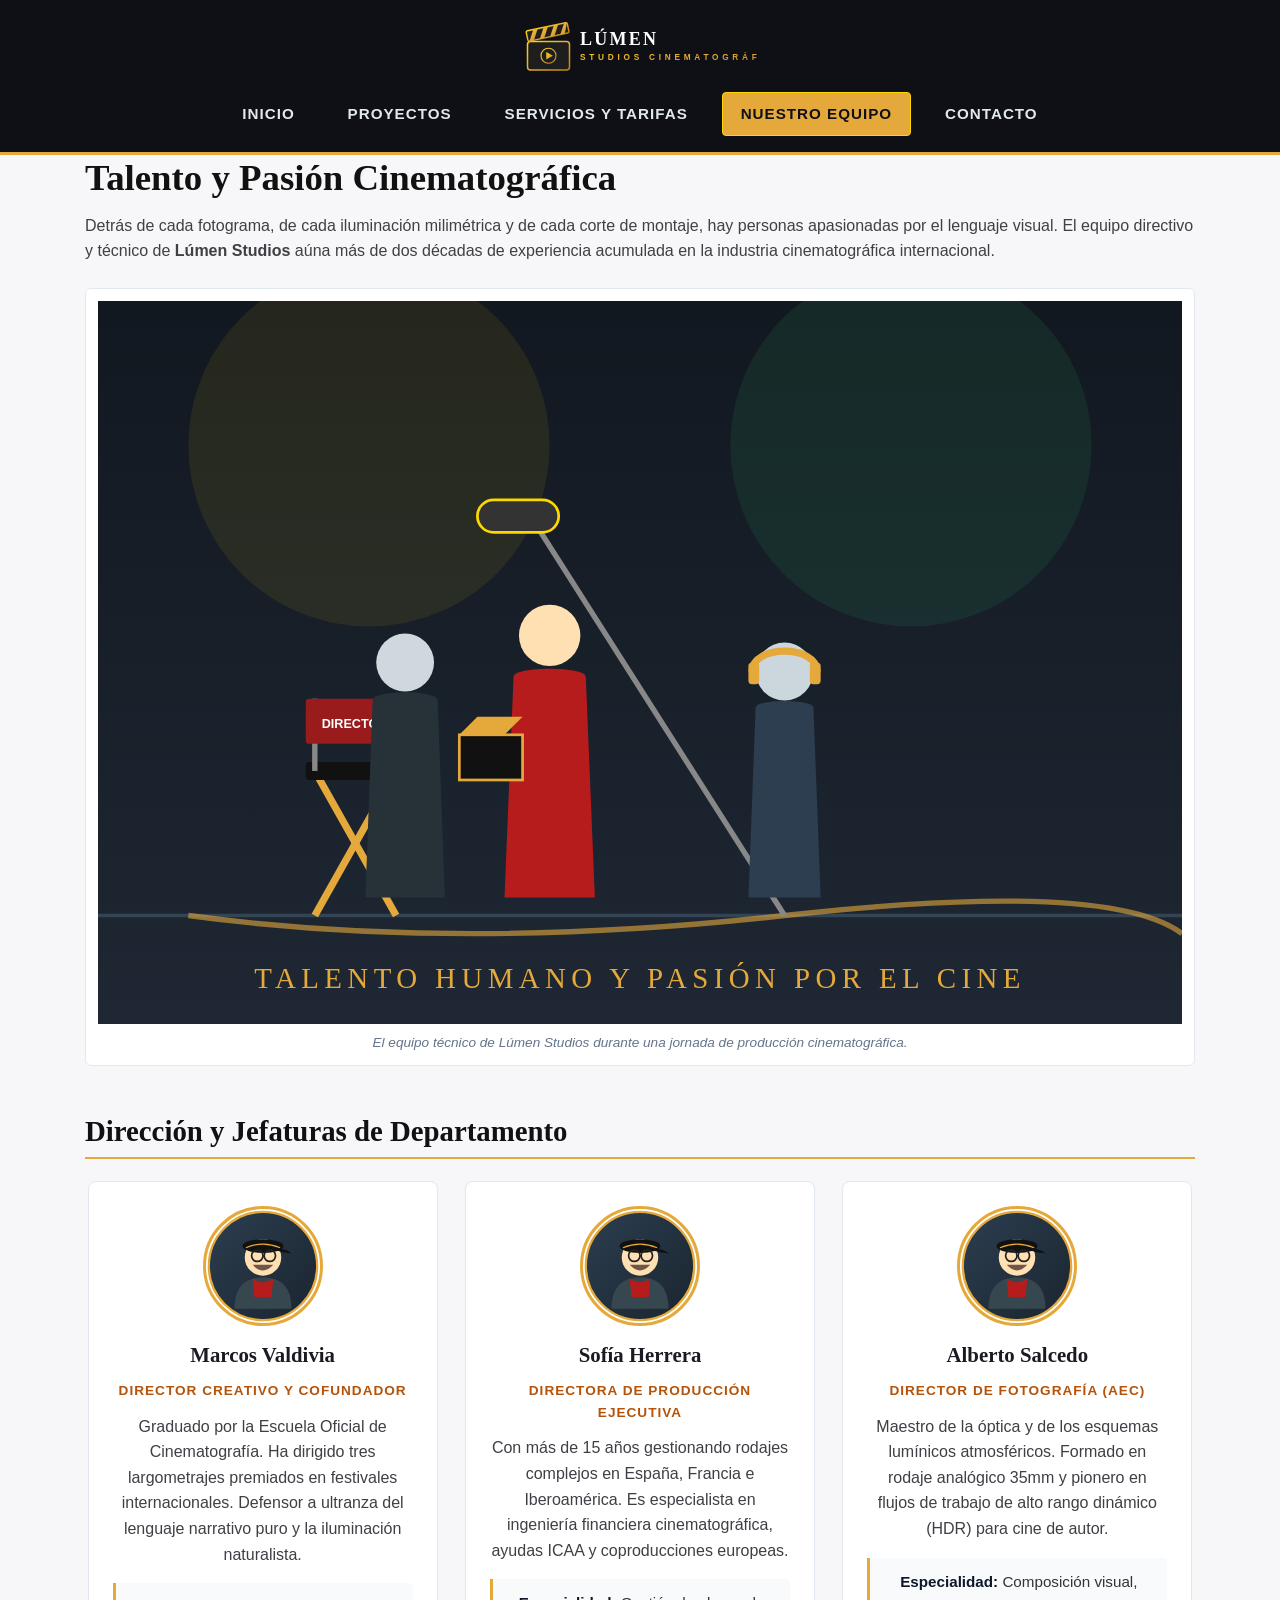
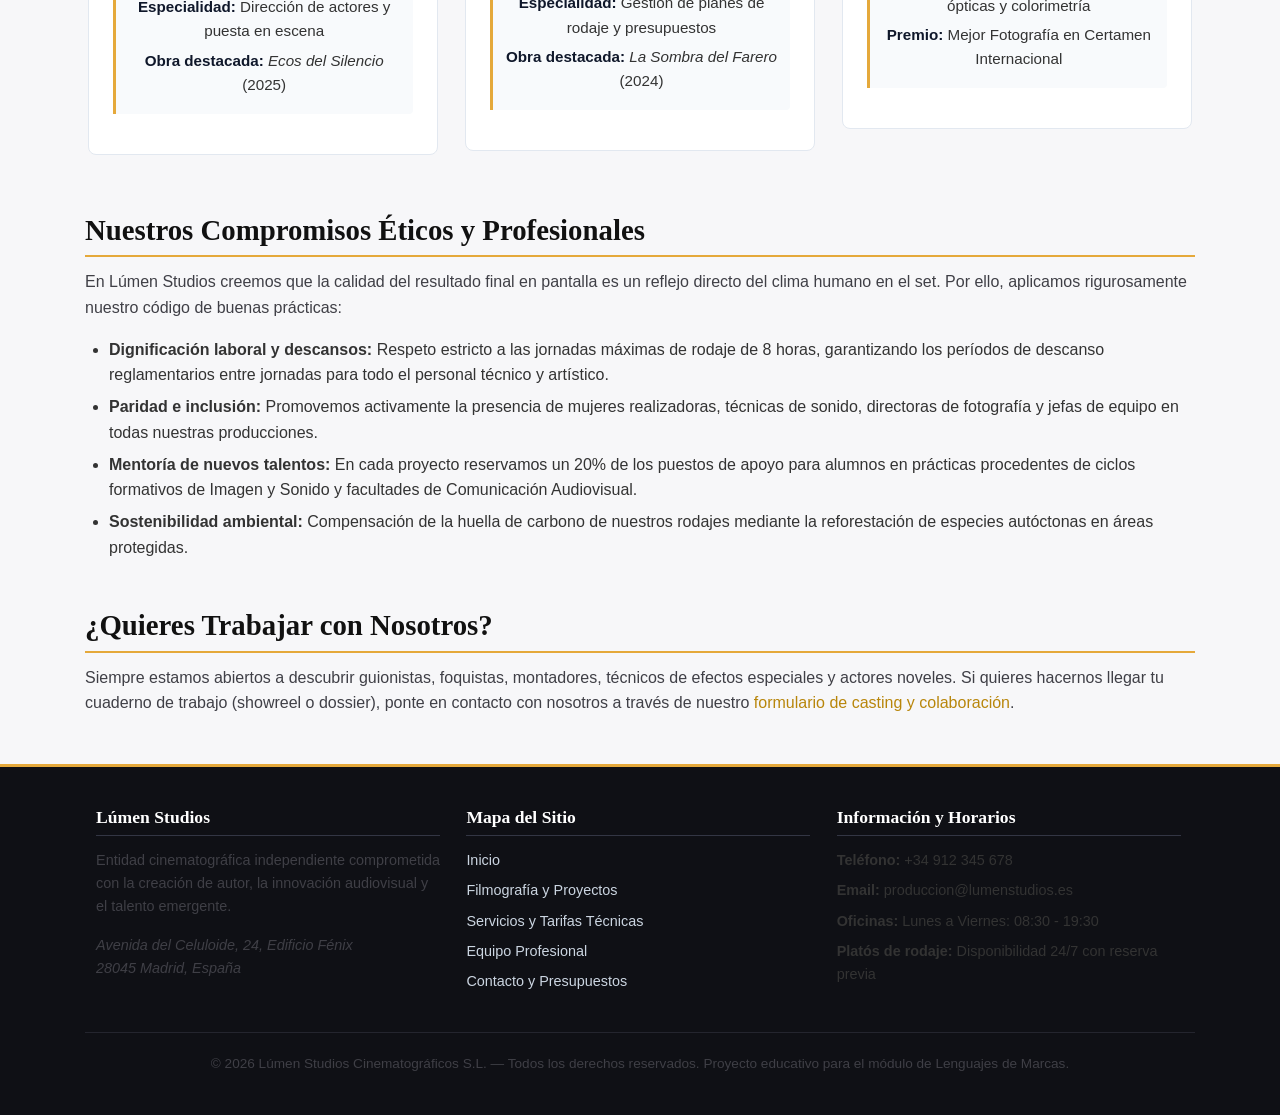
<file: equipo.html>
<!DOCTYPE html>
<html lang="es">
<head>
  <meta charset="UTF-8">
  <meta name="viewport" content="width=device-width, initial-scale=1.0">
  <meta name="description" content="Conozca al equipo directivo, realizadores y especialistas técnicos de Lúmen Studios Cinematográficos.">
  <meta name="keywords" content="equipo cine, directores cine, productores, técnicos audiovisuales, realización">
  <title>Nuestro Equipo Humano | Lúmen Studios</title>
  <link rel="stylesheet" href="css/estilos.css">
</head>
<body>

  <!-- Cabecera principal y navegación común -->
  <header>
    <div class="contenedor">
      <div class="cabecera-contenido">
        <a href="index.html" class="logo-enlace">
          <img src="img/logo.svg" alt="Logotipo oficial de Lúmen Studios Cinematográficos" class="logo-img">
        </a>
      </div>
      <nav aria-label="Navegación principal">
        <ul class="menu-navegacion">
          <li><a href="index.html">Inicio</a></li>
          <li><a href="proyectos.html">Proyectos</a></li>
          <li><a href="servicios.html">Servicios y Tarifas</a></li>
          <li><a href="equipo.html" class="activo">Nuestro Equipo</a></li>
          <li><a href="contacto.html">Contacto</a></li>
        </ul>
      </nav>
    </div>
  </header>

  <!-- Contenido principal -->
  <main class="contenedor">

    <section class="seccion">
      <h1>Talento y Pasión Cinematográfica</h1>
      <p>
        Detrás de cada fotograma, de cada iluminación milimétrica y de cada corte de montaje, hay personas 
        apasionadas por el lenguaje visual. El equipo directivo y técnico de <strong>Lúmen Studios</strong> 
        aúna más de dos décadas de experiencia acumulada en la industria cinematográfica internacional.
      </p>

      <figure>
        <img src="img/equipo.svg" alt="Ilustración artística del equipo técnico y director de cine en rodaje">
        <figcaption>El equipo técnico de Lúmen Studios durante una jornada de producción cinematográfica.</figcaption>
      </figure>
    </section>

    <!-- Miembros del equipo con columnas inline-block y modelo de caja -->
    <section class="seccion">
      <h2>Dirección y Jefaturas de Departamento</h2>
      
      <div class="fila-columnas">

        <!-- Miembro 1 -->
        <article class="miembro-card">
          <img src="img/director.svg" alt="Retrato ilustrado del director cinematográfico Marcos Valdivia" class="miembro-avatar">
          <h3>Marcos Valdivia</h3>
          <span class="miembro-cargo">Director Creativo y Cofundador</span>
          <p>
            Graduado por la Escuela Oficial de Cinematografía. Ha dirigido tres largometrajes premiados 
            en festivales internacionales. Defensor a ultranza del lenguaje narrativo puro y la iluminación naturalista.
          </p>
          <ul class="datos-tecnicos">
            <li><strong>Especialidad:</strong> Dirección de actores y puesta en escena</li>
            <li><strong>Obra destacada:</strong> <em>Ecos del Silencio</em> (2025)</li>
          </ul>
        </article>

        <!-- Miembro 2 -->
        <article class="miembro-card">
          <img src="img/director.svg" alt="Retrato ilustrado de la directora de producción Sofía Herrera" class="miembro-avatar">
          <h3>Sofía Herrera</h3>
          <span class="miembro-cargo">Directora de Producción Ejecutiva</span>
          <p>
            Con más de 15 años gestionando rodajes complejos en España, Francia e Iberoamérica. Es especialista en 
            ingeniería financiera cinematográfica, ayudas ICAA y coproducciones europeas.
          </p>
          <ul class="datos-tecnicos">
            <li><strong>Especialidad:</strong> Gestión de planes de rodaje y presupuestos</li>
            <li><strong>Obra destacada:</strong> <em>La Sombra del Farero</em> (2024)</li>
          </ul>
        </article>

        <!-- Miembro 3 -->
        <article class="miembro-card">
          <img src="img/director.svg" alt="Retrato ilustrado del director de fotografía Alberto Salcedo" class="miembro-avatar">
          <h3>Alberto Salcedo</h3>
          <span class="miembro-cargo">Director de Fotografía (AEC)</span>
          <p>
            Maestro de la óptica y de los esquemas lumínicos atmosféricos. Formado en rodaje analógico 35mm y 
            pionero en flujos de trabajo de alto rango dinámico (HDR) para cine de autor.
          </p>
          <ul class="datos-tecnicos">
            <li><strong>Especialidad:</strong> Composición visual, ópticas y colorimetría</li>
            <li><strong>Premio:</strong> Mejor Fotografía en Certamen Internacional</li>
          </ul>
        </article>

      </div>
    </section>

    <!-- Valores y manifiesto de trabajo en equipo -->
    <section class="seccion">
      <h2>Nuestros Compromisos Éticos y Profesionales</h2>
      <p>
        En Lúmen Studios creemos que la calidad del resultado final en pantalla es un reflejo directo del clima 
        humano en el set. Por ello, aplicamos rigurosamente nuestro código de buenas prácticas:
      </p>

      <ul>
        <li>
          <strong>Dignificación laboral y descansos:</strong> Respeto estricto a las jornadas máximas de rodaje de 8 horas, 
          garantizando los períodos de descanso reglamentarios entre jornadas para todo el personal técnico y artístico.
        </li>
        <li>
          <strong>Paridad e inclusión:</strong> Promovemos activamente la presencia de mujeres realizadoras, técnicas de sonido, 
          directoras de fotografía y jefas de equipo en todas nuestras producciones.
        </li>
        <li>
          <strong>Mentoría de nuevos talentos:</strong> En cada proyecto reservamos un 20% de los puestos de apoyo para 
          alumnos en prácticas procedentes de ciclos formativos de Imagen y Sonido y facultades de Comunicación Audiovisual.
        </li>
        <li>
          <strong>Sostenibilidad ambiental:</strong> Compensación de la huella de carbono de nuestros rodajes mediante la 
          reforestación de especies autóctonas en áreas protegidas.
        </li>
      </ul>
    </section>

    <!-- Invitación a sumarse al equipo -->
    <section class="seccion">
      <h2>¿Quieres Trabajar con Nosotros?</h2>
      <p>
        Siempre estamos abiertos a descubrir guionistas, foquistas, montadores, técnicos de efectos especiales y 
        actores noveles. Si quieres hacernos llegar tu cuaderno de trabajo (showreel o dossier), 
        ponte en contacto con nosotros a través de nuestro <a href="contacto.html">formulario de casting y colaboración</a>.
      </p>
    </section>

  </main>

  <!-- Pie de página común -->
  <footer>
    <div class="contenedor">
      <div class="footer-columnas">
        
        <div class="footer-col">
          <h4>Lúmen Studios</h4>
          <p>
            Entidad cinematográfica independiente comprometida con la creación de autor, la innovación audiovisual y el talento emergente.
          </p>
          <address>
            <p>Avenida del Celuloide, 24, Edificio Fénix<br>
            28045 Madrid, España</p>
          </address>
        </div>

        <div class="footer-col">
          <h4>Mapa del Sitio</h4>
          <ul>
            <li><a href="index.html">Inicio</a></li>
            <li><a href="proyectos.html">Filmografía y Proyectos</a></li>
            <li><a href="servicios.html">Servicios y Tarifas Técnicas</a></li>
            <li><a href="equipo.html">Equipo Profesional</a></li>
            <li><a href="contacto.html">Contacto y Presupuestos</a></li>
          </ul>
        </div>

        <div class="footer-col">
          <h4>Información y Horarios</h4>
          <ul>
            <li><strong>Teléfono:</strong> +34 912 345 678</li>
            <li><strong>Email:</strong> produccion@lumenstudios.es</li>
            <li><strong>Oficinas:</strong> Lunes a Viernes: 08:30 - 19:30</li>
            <li><strong>Platós de rodaje:</strong> Disponibilidad 24/7 con reserva previa</li>
          </ul>
        </div>

      </div>

      <div class="footer-copyright">
        <p>&copy; 2026 Lúmen Studios Cinematográficos S.L. — Todos los derechos reservados. Proyecto educativo para el módulo de Lenguajes de Marcas.</p>
      </div>
    </div>
  </footer>

</body>
</html>
</file>
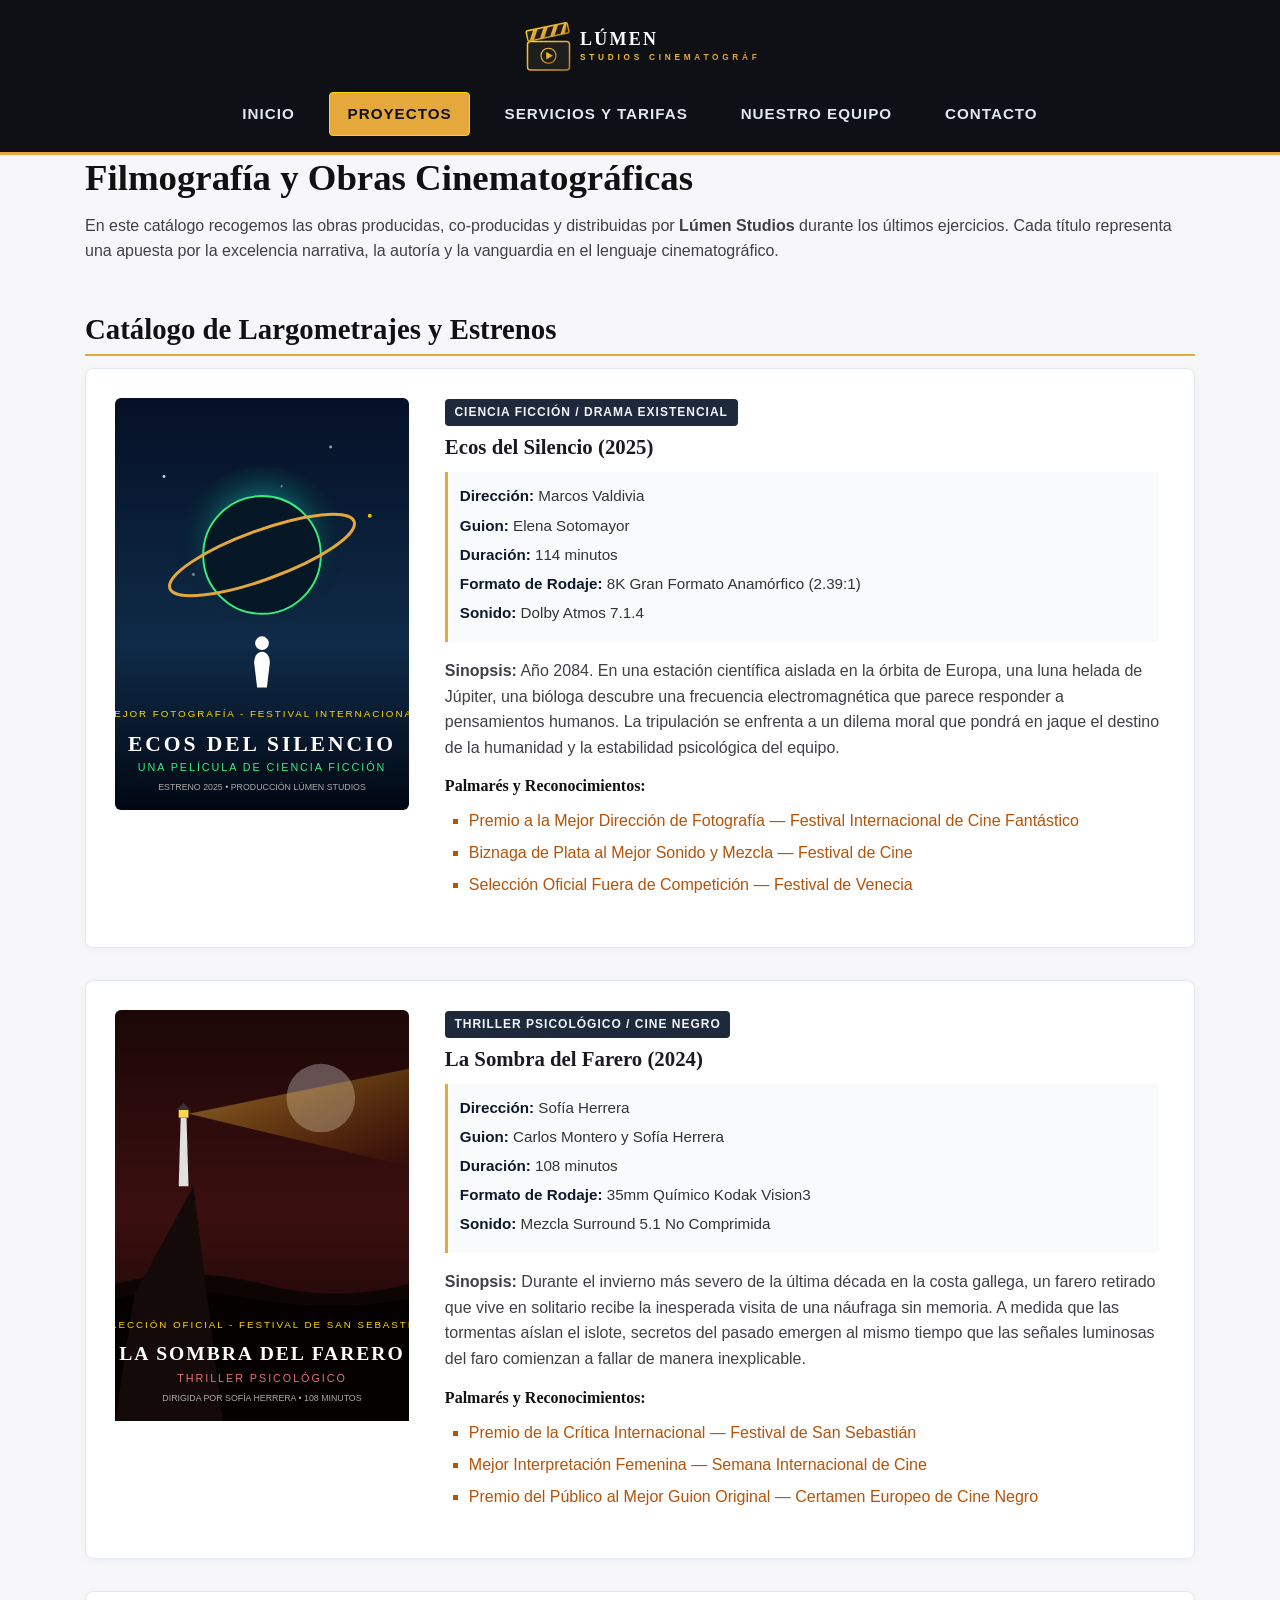
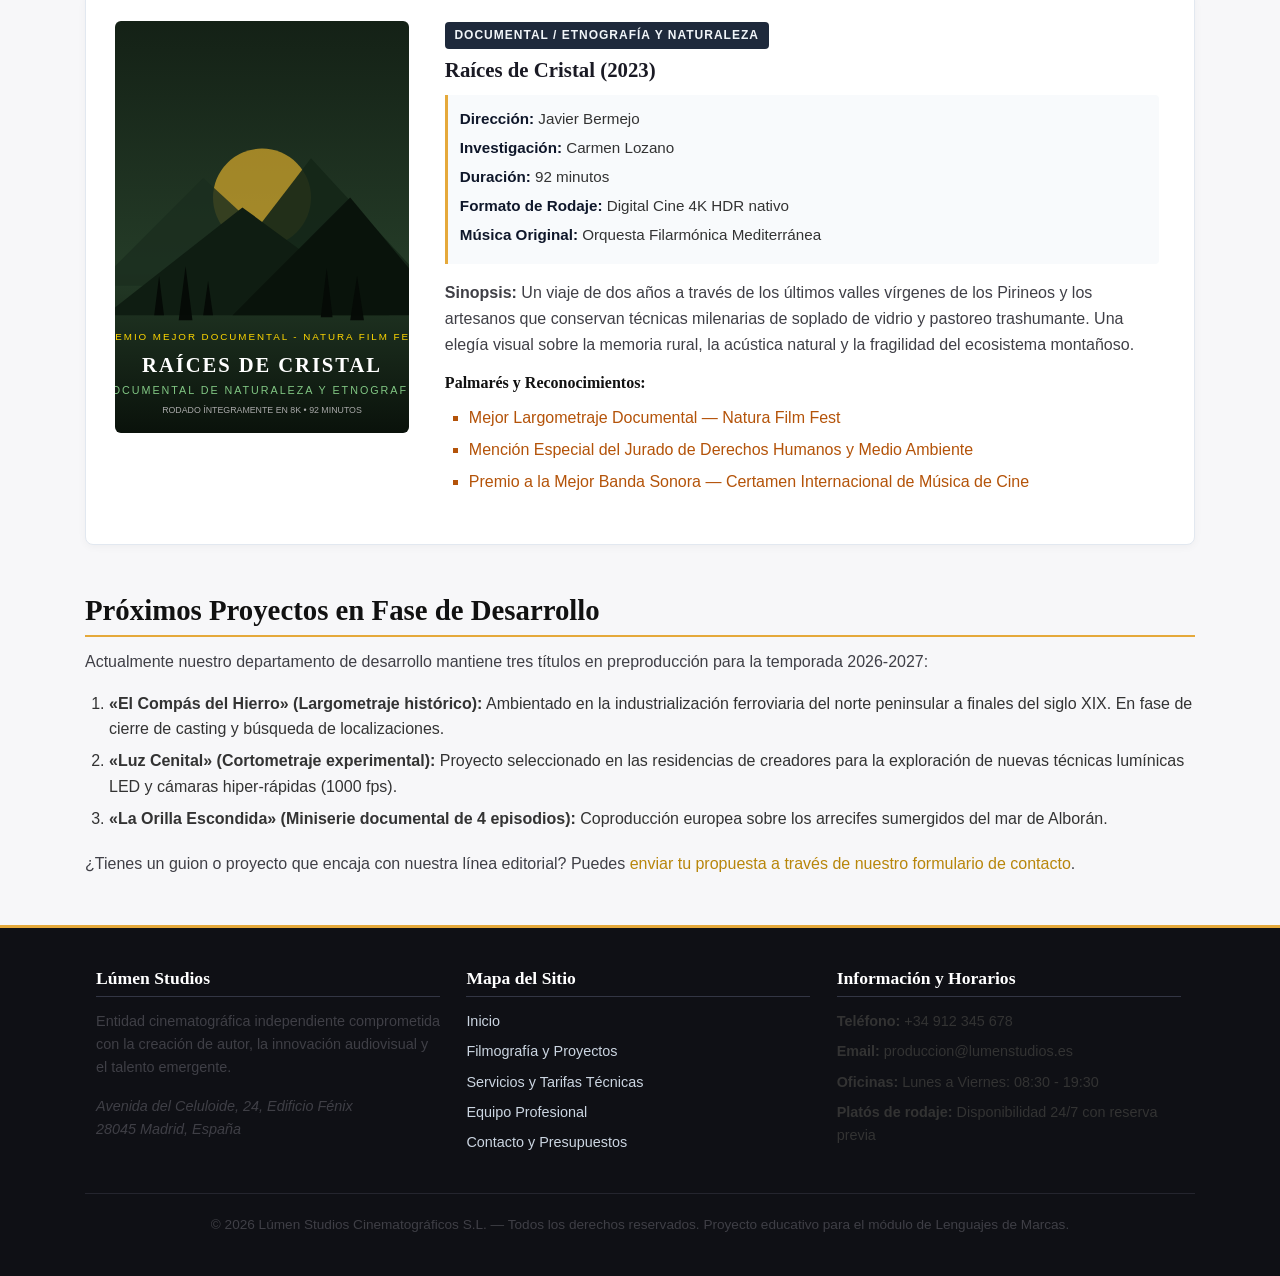
<file: proyectos.html>
<!DOCTYPE html>
<html lang="es">
<head>
  <meta charset="UTF-8">
  <meta name="viewport" content="width=device-width, initial-scale=1.0">
  <meta name="description" content="Filmografía oficial y catálogo de películas producidas por Lúmen Studios: largometrajes de ficción, thrillers y documentales.">
  <meta name="keywords" content="películas, cartelera, cine independiente, producciones cinematográficas, festivales de cine">
  <title>Filmografía y Proyectos | Lúmen Studios</title>
  <link rel="stylesheet" href="css/estilos.css">
</head>
<body>

  <!-- Cabecera principal y navegación común -->
  <header>
    <div class="contenedor">
      <div class="cabecera-contenido">
        <a href="index.html" class="logo-enlace">
          <img src="img/logo.svg" alt="Logotipo oficial de Lúmen Studios Cinematográficos" class="logo-img">
        </a>
      </div>
      <nav aria-label="Navegación principal">
        <ul class="menu-navegacion">
          <li><a href="index.html">Inicio</a></li>
          <li><a href="proyectos.html" class="activo">Proyectos</a></li>
          <li><a href="servicios.html">Servicios y Tarifas</a></li>
          <li><a href="equipo.html">Nuestro Equipo</a></li>
          <li><a href="contacto.html">Contacto</a></li>
        </ul>
      </nav>
    </div>
  </header>

  <!-- Contenido principal -->
  <main class="contenedor">

    <section class="seccion">
      <h1>Filmografía y Obras Cinematográficas</h1>
      <p>
        En este catálogo recogemos las obras producidas, co-producidas y distribuidas por 
        <strong>Lúmen Studios</strong> durante los últimos ejercicios. Cada título representa una apuesta 
        por la excelencia narrativa, la autoría y la vanguardia en el lenguaje cinematográfico.
      </p>
    </section>

    <!-- Catálogo de largometrajes con artículos semánticos e imágenes con alt -->
    <section class="seccion">
      <h2>Catálogo de Largometrajes y Estrenos</h2>

      <!-- Película 1 -->
      <article class="proyecto-articulo">
        <div class="proyecto-poster">
          <img src="img/pelicula1.svg" alt="Póster oficial de la película Ecos del Silencio con silueta espacial y planetas verdes">
        </div>
        <div class="proyecto-info">
          <span class="etiqueta-genero">Ciencia Ficción / Drama Existencial</span>
          <h3>Ecos del Silencio (2025)</h3>
          
          <ul class="datos-tecnicos">
            <li><strong>Dirección:</strong> Marcos Valdivia</li>
            <li><strong>Guion:</strong> Elena Sotomayor</li>
            <li><strong>Duración:</strong> 114 minutos</li>
            <li><strong>Formato de Rodaje:</strong> 8K Gran Formato Anamórfico (2.39:1)</li>
            <li><strong>Sonido:</strong> Dolby Atmos 7.1.4</li>
          </ul>

          <p>
            <strong>Sinopsis:</strong> Año 2084. En una estación científica aislada en la órbita de Europa, 
            una luna helada de Júpiter, una bióloga descubre una frecuencia electromagnética que parece responder 
            a pensamientos humanos. La tripulación se enfrenta a un dilema moral que pondrá en jaque el destino 
            de la humanidad y la estabilidad psicológica del equipo.
          </p>

          <h4>Palmarés y Reconocimientos:</h4>
          <ul class="lista-premios">
            <li>Premio a la Mejor Dirección de Fotografía — Festival Internacional de Cine Fantástico</li>
            <li>Biznaga de Plata al Mejor Sonido y Mezcla — Festival de Cine</li>
            <li>Selección Oficial Fuera de Competición — Festival de Venecia</li>
          </ul>
        </div>
      </article>

      <!-- Película 2 -->
      <article class="proyecto-articulo">
        <div class="proyecto-poster">
          <img src="img/pelicula2.svg" alt="Póster de la película La Sombra del Farero con haz de luz luminosa en noche de tempestad">
        </div>
        <div class="proyecto-info">
          <span class="etiqueta-genero">Thriller Psicológico / Cine Negro</span>
          <h3>La Sombra del Farero (2024)</h3>

          <ul class="datos-tecnicos">
            <li><strong>Dirección:</strong> Sofía Herrera</li>
            <li><strong>Guion:</strong> Carlos Montero y Sofía Herrera</li>
            <li><strong>Duración:</strong> 108 minutos</li>
            <li><strong>Formato de Rodaje:</strong> 35mm Químico Kodak Vision3</li>
            <li><strong>Sonido:</strong> Mezcla Surround 5.1 No Comprimida</li>
          </ul>

          <p>
            <strong>Sinopsis:</strong> Durante el invierno más severo de la última década en la costa gallega, 
            un farero retirado que vive en solitario recibe la inesperada visita de una náufraga sin memoria. 
            A medida que las tormentas aíslan el islote, secretos del pasado emergen al mismo tiempo que las 
            señales luminosas del faro comienzan a fallar de manera inexplicable.
          </p>

          <h4>Palmarés y Reconocimientos:</h4>
          <ul class="lista-premios">
            <li>Premio de la Crítica Internacional — Festival de San Sebastián</li>
            <li>Mejor Interpretación Femenina — Semana Internacional de Cine</li>
            <li>Premio del Público al Mejor Guion Original — Certamen Europeo de Cine Negro</li>
          </ul>
        </div>
      </article>

      <!-- Película 3 -->
      <article class="proyecto-articulo">
        <div class="proyecto-poster">
          <img src="img/pelicula3.svg" alt="Póster del documental Raíces de Cristal con montañas y bosque al atardecer">
        </div>
        <div class="proyecto-info">
          <span class="etiqueta-genero">Documental / Etnografía y Naturaleza</span>
          <h3>Raíces de Cristal (2023)</h3>

          <ul class="datos-tecnicos">
            <li><strong>Dirección:</strong> Javier Bermejo</li>
            <li><strong>Investigación:</strong> Carmen Lozano</li>
            <li><strong>Duración:</strong> 92 minutos</li>
            <li><strong>Formato de Rodaje:</strong> Digital Cine 4K HDR nativo</li>
            <li><strong>Música Original:</strong> Orquesta Filarmónica Mediterránea</li>
          </ul>

          <p>
            <strong>Sinopsis:</strong> Un viaje de dos años a través de los últimos valles vírgenes de los Pirineos 
            y los artesanos que conservan técnicas milenarias de soplado de vidrio y pastoreo trashumante. 
            Una elegía visual sobre la memoria rural, la acústica natural y la fragilidad del ecosistema montañoso.
          </p>

          <h4>Palmarés y Reconocimientos:</h4>
          <ul class="lista-premios">
            <li>Mejor Largometraje Documental — Natura Film Fest</li>
            <li>Mención Especial del Jurado de Derechos Humanos y Medio Ambiente</li>
            <li>Premio a la Mejor Banda Sonora — Certamen Internacional de Música de Cine</li>
          </ul>
        </div>
      </article>

    </section>

    <!-- Proyectos en desarrollo / preproducción con lista ordenada -->
    <section class="seccion">
      <h2>Próximos Proyectos en Fase de Desarrollo</h2>
      <p>
        Actualmente nuestro departamento de desarrollo mantiene tres títulos en preproducción para la temporada 2026-2027:
      </p>
      
      <ol class="lista-ordenada">
        <li>
          <strong>«El Compás del Hierro» (Largometraje histórico):</strong> Ambientado en la industrialización 
          ferroviaria del norte peninsular a finales del siglo XIX. En fase de cierre de casting y búsqueda de localizaciones.
        </li>
        <li>
          <strong>«Luz Cenital» (Cortometraje experimental):</strong> Proyecto seleccionado en las residencias de creadores 
          para la exploración de nuevas técnicas lumínicas LED y cámaras hiper-rápidas (1000 fps).
        </li>
        <li>
          <strong>«La Orilla Escondida» (Miniserie documental de 4 episodios):</strong> Coproducción europea sobre los arrecifes 
          sumergidos del mar de Alborán.
        </li>
      </ol>
      
      <p>
        ¿Tienes un guion o proyecto que encaja con nuestra línea editorial? 
        Puedes <a href="contacto.html">enviar tu propuesta a través de nuestro formulario de contacto</a>.
      </p>
    </section>

  </main>

  <!-- Pie de página común -->
  <footer>
    <div class="contenedor">
      <div class="footer-columnas">
        
        <div class="footer-col">
          <h4>Lúmen Studios</h4>
          <p>
            Entidad cinematográfica independiente comprometida con la creación de autor, la innovación audiovisual y el talento emergente.
          </p>
          <address>
            <p>Avenida del Celuloide, 24, Edificio Fénix<br>
            28045 Madrid, España</p>
          </address>
        </div>

        <div class="footer-col">
          <h4>Mapa del Sitio</h4>
          <ul>
            <li><a href="index.html">Inicio</a></li>
            <li><a href="proyectos.html">Filmografía y Proyectos</a></li>
            <li><a href="servicios.html">Servicios y Tarifas Técnicas</a></li>
            <li><a href="equipo.html">Equipo Profesional</a></li>
            <li><a href="contacto.html">Contacto y Presupuestos</a></li>
          </ul>
        </div>

        <div class="footer-col">
          <h4>Información y Horarios</h4>
          <ul>
            <li><strong>Teléfono:</strong> +34 912 345 678</li>
            <li><strong>Email:</strong> produccion@lumenstudios.es</li>
            <li><strong>Oficinas:</strong> Lunes a Viernes: 08:30 - 19:30</li>
            <li><strong>Platós de rodaje:</strong> Disponibilidad 24/7 con reserva previa</li>
          </ul>
        </div>

      </div>

      <div class="footer-copyright">
        <p>&copy; 2026 Lúmen Studios Cinematográficos S.L. — Todos los derechos reservados. Proyecto educativo para el módulo de Lenguajes de Marcas.</p>
      </div>
    </div>
  </footer>

</body>
</html>
</file>
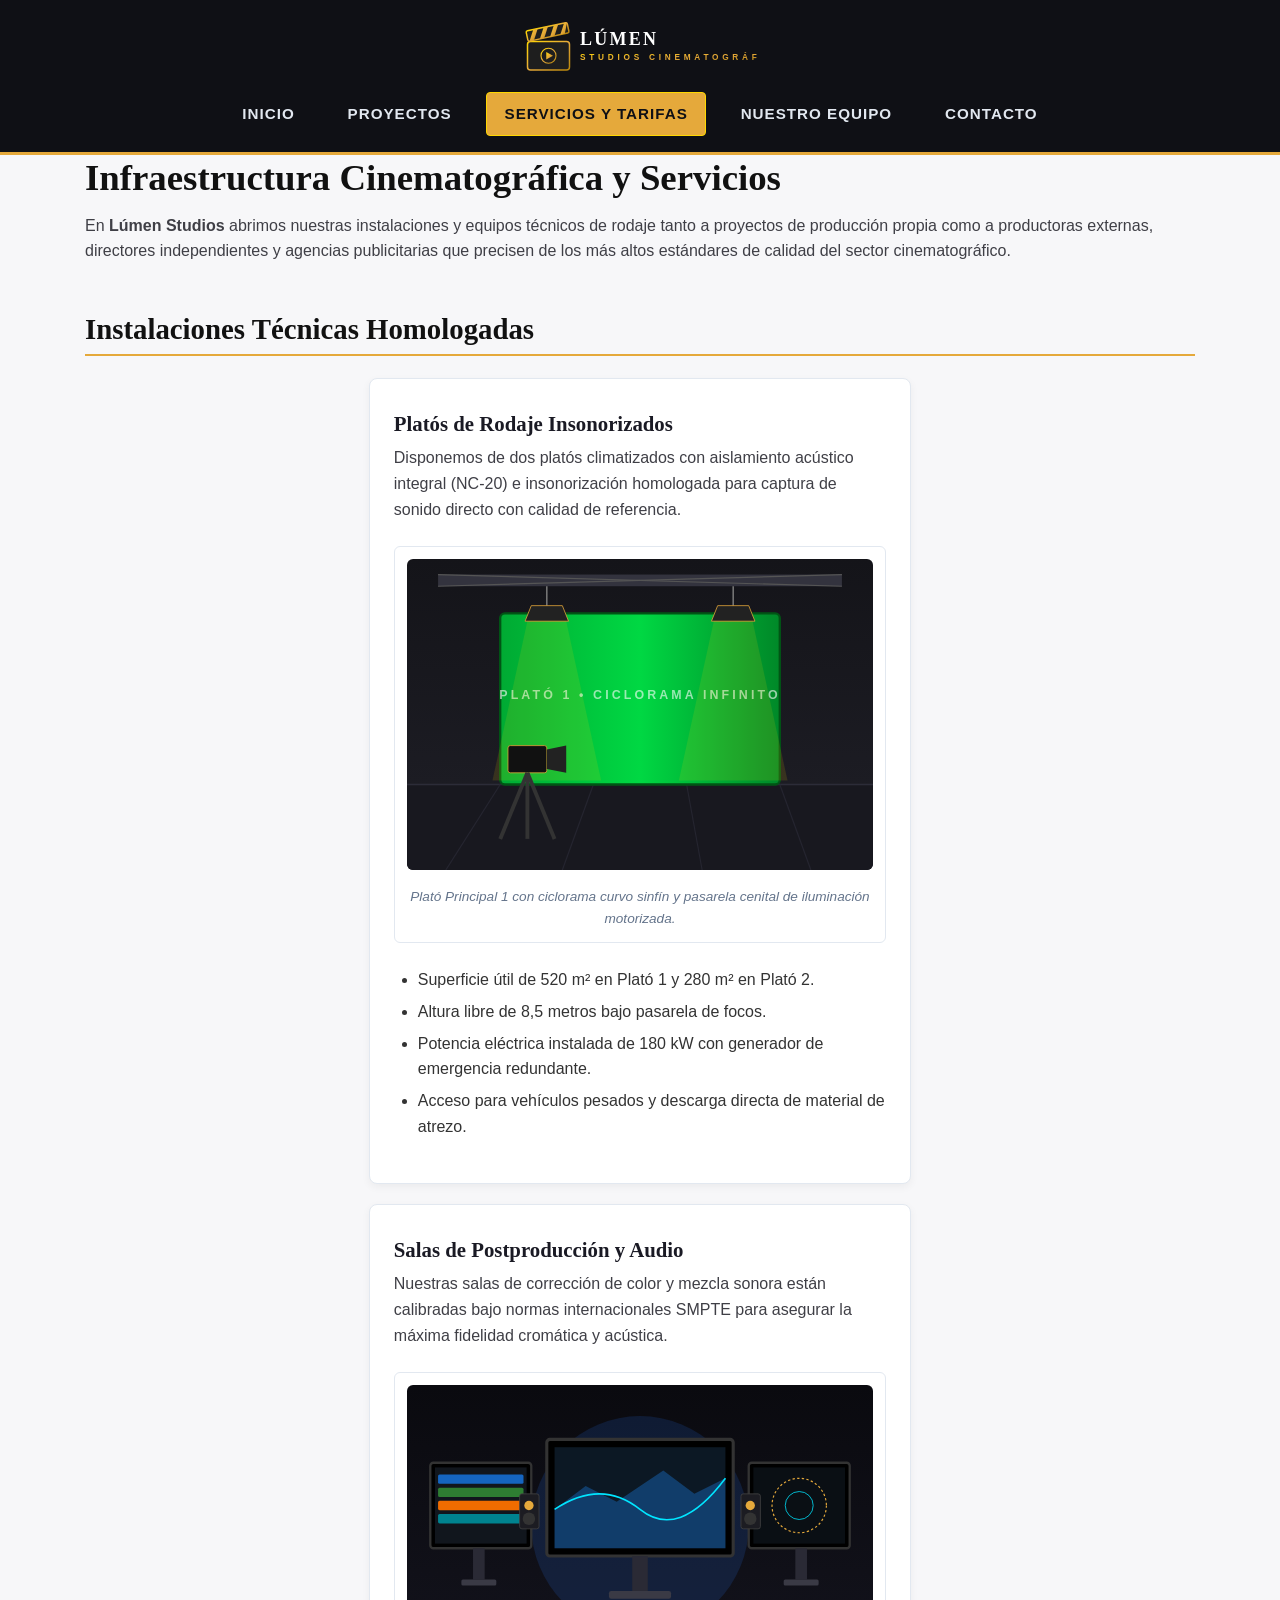
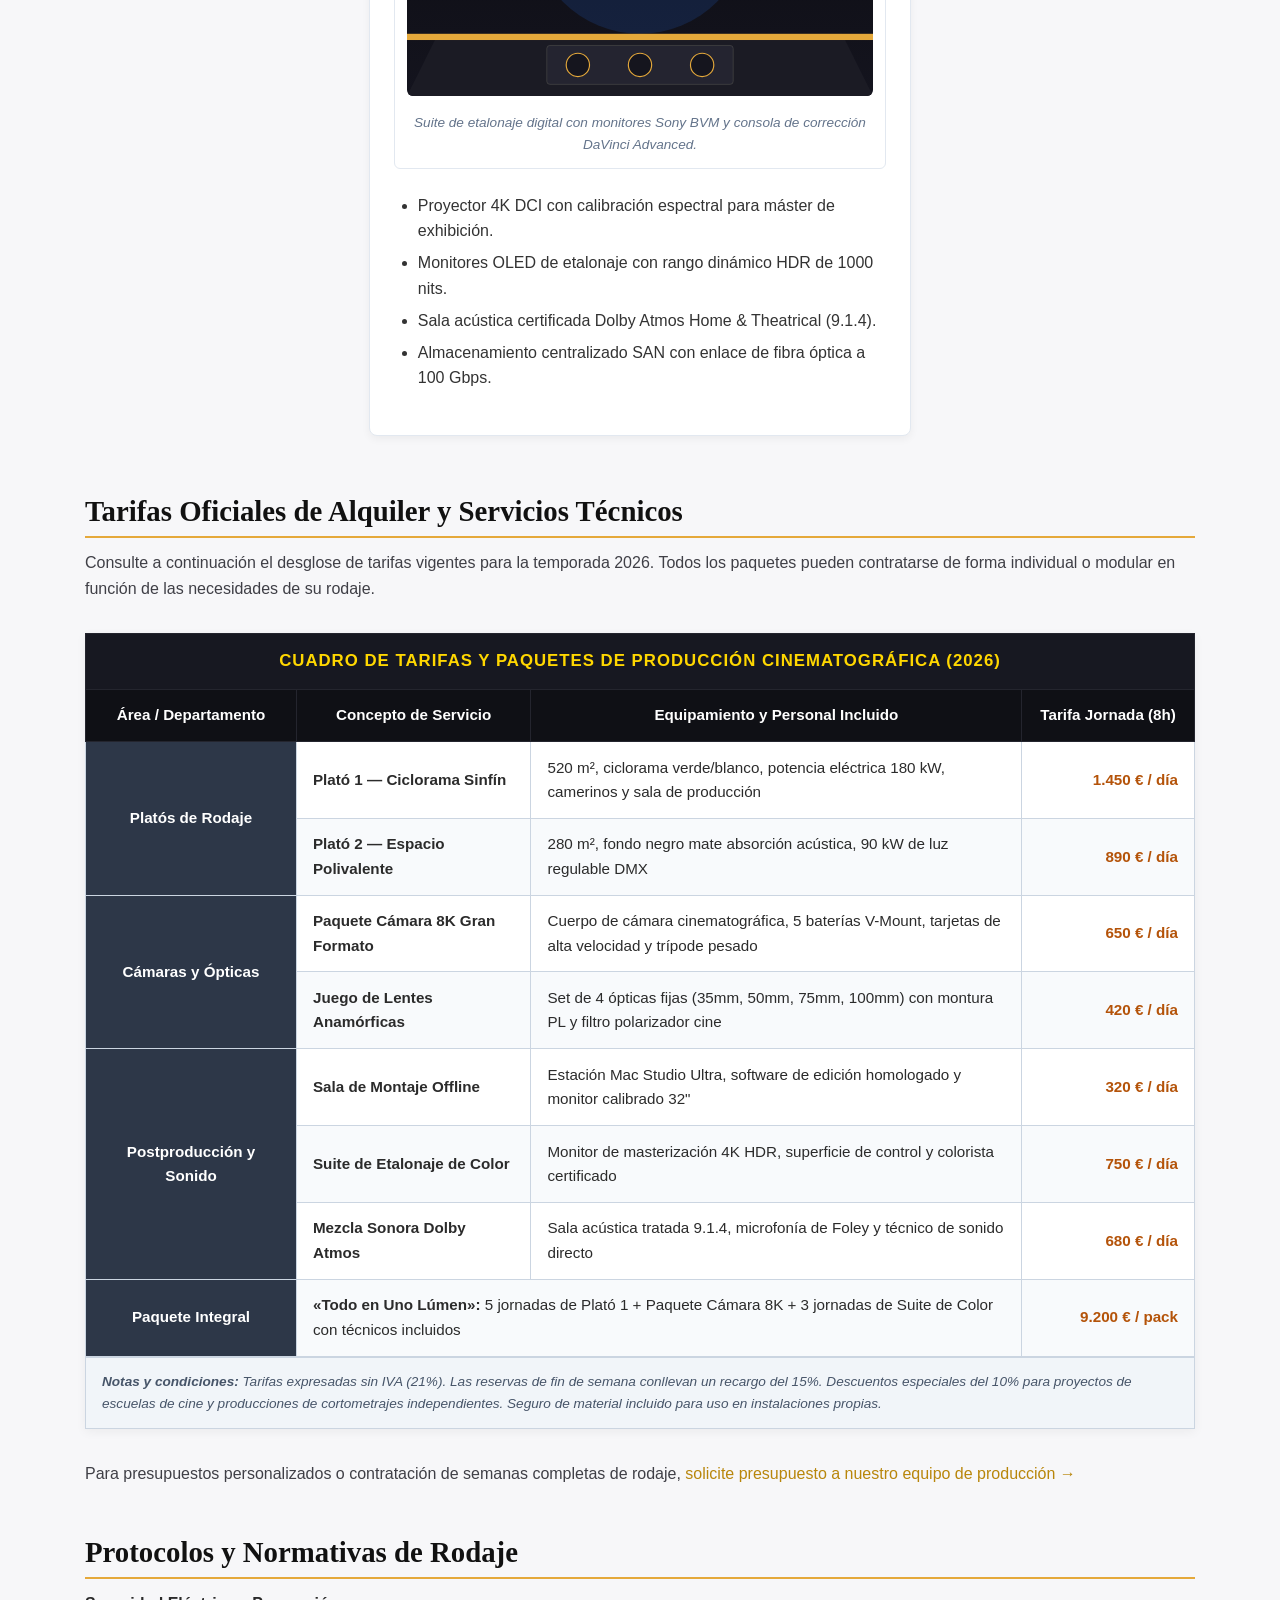
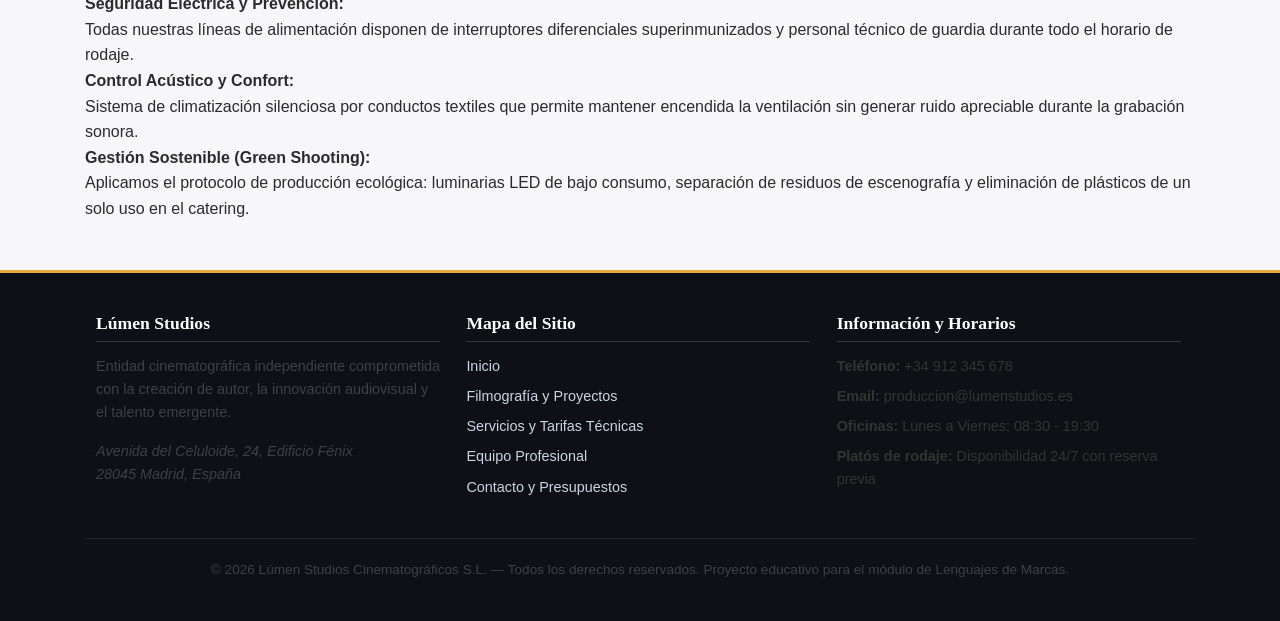
<file: servicios.html>
<!DOCTYPE html>
<html lang="es">
<head>
  <meta charset="UTF-8">
  <meta name="viewport" content="width=device-width, initial-scale=1.0">
  <meta name="description" content="Servicios de producción audiovisual, alquiler de platós cinematográficos, cámaras de cine y salas de postproducción en Lúmen Studios.">
  <meta name="keywords" content="platós cine, tarifas rodaje, alquiler cámaras cine, postproducción sonido dolby, etalonaje davinci">
  <title>Servicios Técnicos y Tarifas | Lúmen Studios</title>
  <link rel="stylesheet" href="css/estilos.css">
</head>
<body>

  <!-- Cabecera principal y navegación común -->
  <header>
    <div class="contenedor">
      <div class="cabecera-contenido">
        <a href="index.html" class="logo-enlace">
          <img src="img/logo.svg" alt="Logotipo oficial de Lúmen Studios Cinematográficos" class="logo-img">
        </a>
      </div>
      <nav aria-label="Navegación principal">
        <ul class="menu-navegacion">
          <li><a href="index.html">Inicio</a></li>
          <li><a href="proyectos.html">Proyectos</a></li>
          <li><a href="servicios.html" class="activo">Servicios y Tarifas</a></li>
          <li><a href="equipo.html">Nuestro Equipo</a></li>
          <li><a href="contacto.html">Contacto</a></li>
        </ul>
      </nav>
    </div>
  </header>

  <!-- Contenido principal -->
  <main class="contenedor">

    <section class="seccion">
      <h1>Infraestructura Cinematográfica y Servicios</h1>
      <p>
        En <strong>Lúmen Studios</strong> abrimos nuestras instalaciones y equipos técnicos de rodaje tanto 
        a proyectos de producción propia como a productoras externas, directores independientes y agencias 
        publicitarias que precisen de los más altos estándares de calidad del sector cinematográfico.
      </p>
    </section>

    <!-- Fila con 2 columnas: Platós y Postproducción con imágenes semánticas en figure -->
    <section class="seccion">
      <h2>Instalaciones Técnicas Homologadas</h2>
      <div class="fila-columnas">

        <article class="columna-2">
          <div class="card">
            <h3>Platós de Rodaje Insonorizados</h3>
            <p>
              Disponemos de dos platós climatizados con aislamiento acústico integral (NC-20) e insonorización 
              homologada para captura de sonido directo con calidad de referencia.
            </p>
            <figure>
              <img src="img/plato.svg" alt="Ilustración esquemática del Plató 1 con ciclorama croma verde e iluminación">
              <figcaption>Plató Principal 1 con ciclorama curvo sinfín y pasarela cenital de iluminación motorizada.</figcaption>
            </figure>
            <ul>
              <li>Superficie útil de 520 m² en Plató 1 y 280 m² en Plató 2.</li>
              <li>Altura libre de 8,5 metros bajo pasarela de focos.</li>
              <li>Potencia eléctrica instalada de 180 kW con generador de emergencia redundante.</li>
              <li>Acceso para vehículos pesados y descarga directa de material de atrezo.</li>
            </ul>
          </div>
        </article>

        <article class="columna-2">
          <div class="card">
            <h3>Salas de Postproducción y Audio</h3>
            <p>
              Nuestras salas de corrección de color y mezcla sonora están calibradas bajo normas internacionales 
              SMPTE para asegurar la máxima fidelidad cromática y acústica.
            </p>
            <figure>
              <img src="img/postproduccion.svg" alt="Sala de etalonaje y montaje de vídeo con monitores de color y consola de mezclas">
              <figcaption>Suite de etalonaje digital con monitores Sony BVM y consola de corrección DaVinci Advanced.</figcaption>
            </figure>
            <ul>
              <li>Proyector 4K DCI con calibración espectral para máster de exhibición.</li>
              <li>Monitores OLED de etalonaje con rango dinámico HDR de 1000 nits.</li>
              <li>Sala acústica certificada Dolby Atmos Home & Theatrical (9.1.4).</li>
              <li>Almacenamiento centralizado SAN con enlace de fibra óptica a 100 Gbps.</li>
            </ul>
          </div>
        </article>

      </div>
    </section>

    <!-- TABLA EXIGIDA EN EL PDF CON ROWSPAN Y COLSPAN -->
    <section class="seccion">
      <h2>Tarifas Oficiales de Alquiler y Servicios Técnicos</h2>
      <p>
        Consulte a continuación el desglose de tarifas vigentes para la temporada 2026. Todos los paquetes 
        pueden contratarse de forma individual o modular en función de las necesidades de su rodaje.
      </p>

      <table id="tabla-tarifas">
        <thead>
          <!-- Fila con colspan que agrupa todo el ancho -->
          <tr>
            <th colspan="4">CUADRO DE TARIFAS Y PAQUETES DE PRODUCCIÓN CINEMATOGRÁFICA (2026)</th>
          </tr>
          <tr>
            <th>Área / Departamento</th>
            <th>Concepto de Servicio</th>
            <th>Equipamiento y Personal Incluido</th>
            <th>Tarifa Jornada (8h)</th>
          </tr>
        </thead>
        <tbody>
          <!-- Bloque Platós usando rowspan="2" -->
          <tr>
            <td rowspan="2" class="categoria-servicio">Platós de Rodaje</td>
            <td><strong>Plató 1 — Ciclorama Sinfín</strong></td>
            <td>520 m², ciclorama verde/blanco, potencia eléctrica 180 kW, camerinos y sala de producción</td>
            <td class="precio">1.450 € / día</td>
          </tr>
          <tr>
            <td><strong>Plató 2 — Espacio Polivalente</strong></td>
            <td>280 m², fondo negro mate absorción acústica, 90 kW de luz regulable DMX</td>
            <td class="precio">890 € / día</td>
          </tr>

          <!-- Bloque Cámaras y Ópticas usando rowspan="2" -->
          <tr>
            <td rowspan="2" class="categoria-servicio">Cámaras y Ópticas</td>
            <td><strong>Paquete Cámara 8K Gran Formato</strong></td>
            <td>Cuerpo de cámara cinematográfica, 5 baterías V-Mount, tarjetas de alta velocidad y trípode pesado</td>
            <td class="precio">650 € / día</td>
          </tr>
          <tr>
            <td><strong>Juego de Lentes Anamórficas</strong></td>
            <td>Set de 4 ópticas fijas (35mm, 50mm, 75mm, 100mm) con montura PL y filtro polarizador cine</td>
            <td class="precio">420 € / día</td>
          </tr>

          <!-- Bloque Postproducción usando rowspan="3" -->
          <tr>
            <td rowspan="3" class="categoria-servicio">Postproducción y Sonido</td>
            <td><strong>Sala de Montaje Offline</strong></td>
            <td>Estación Mac Studio Ultra, software de edición homologado y monitor calibrado 32"</td>
            <td class="precio">320 € / día</td>
          </tr>
          <tr>
            <td><strong>Suite de Etalonaje de Color</strong></td>
            <td>Monitor de masterización 4K HDR, superficie de control y colorista certificado</td>
            <td class="precio">750 € / día</td>
          </tr>
          <tr>
            <td><strong>Mezcla Sonora Dolby Atmos</strong></td>
            <td>Sala acústica tratada 9.1.4, microfonía de Foley y técnico de sonido directo</td>
            <td class="precio">680 € / día</td>
          </tr>

          <!-- Paquete Completo con colspan="2" en la descripción -->
          <tr>
            <td class="categoria-servicio">Paquete Integral</td>
            <td colspan="2"><strong>«Todo en Uno Lúmen»:</strong> 5 jornadas de Plató 1 + Paquete Cámara 8K + 3 jornadas de Suite de Color con técnicos incluidos</td>
            <td class="precio">9.200 € / pack</td>
          </tr>
        </tbody>
        <tfoot>
          <!-- Fila de pie de tabla con colspan="4" -->
          <tr>
            <td colspan="4">
              <strong>Notas y condiciones:</strong> Tarifas expresadas sin IVA (21%). Las reservas de fin de semana conllevan un recargo del 15%. Descuentos especiales del 10% para proyectos de escuelas de cine y producciones de cortometrajes independientes. Seguro de material incluido para uso en instalaciones propias.
            </td>
          </tr>
        </tfoot>
      </table>

      <p>
        Para presupuestos personalizados o contratación de semanas completas de rodaje, 
        <a href="contacto.html">solicite presupuesto a nuestro equipo de producción &rarr;</a>
      </p>
    </section>

    <!-- Lista descriptiva con DL sobre normativas de seguridad en set -->
    <section class="seccion">
      <h2>Protocolos y Normativas de Rodaje</h2>
      <dl>
        <dt><strong>Seguridad Eléctrica y Prevención:</strong></dt>
        <dd>Todas nuestras líneas de alimentación disponen de interruptores diferenciales superinmunizados y personal técnico de guardia durante todo el horario de rodaje.</dd>
        
        <dt><strong>Control Acústico y Confort:</strong></dt>
        <dd>Sistema de climatización silenciosa por conductos textiles que permite mantener encendida la ventilación sin generar ruido apreciable durante la grabación sonora.</dd>
        
        <dt><strong>Gestión Sostenible (Green Shooting):</strong></dt>
        <dd>Aplicamos el protocolo de producción ecológica: luminarias LED de bajo consumo, separación de residuos de escenografía y eliminación de plásticos de un solo uso en el catering.</dd>
      </dl>
    </section>

  </main>

  <!-- Pie de página común -->
  <footer>
    <div class="contenedor">
      <div class="footer-columnas">
        
        <div class="footer-col">
          <h4>Lúmen Studios</h4>
          <p>
            Entidad cinematográfica independiente comprometida con la creación de autor, la innovación audiovisual y el talento emergente.
          </p>
          <address>
            <p>Avenida del Celuloide, 24, Edificio Fénix<br>
            28045 Madrid, España</p>
          </address>
        </div>

        <div class="footer-col">
          <h4>Mapa del Sitio</h4>
          <ul>
            <li><a href="index.html">Inicio</a></li>
            <li><a href="proyectos.html">Filmografía y Proyectos</a></li>
            <li><a href="servicios.html">Servicios y Tarifas Técnicas</a></li>
            <li><a href="equipo.html">Equipo Profesional</a></li>
            <li><a href="contacto.html">Contacto y Presupuestos</a></li>
          </ul>
        </div>

        <div class="footer-col">
          <h4>Información y Horarios</h4>
          <ul>
            <li><strong>Teléfono:</strong> +34 912 345 678</li>
            <li><strong>Email:</strong> produccion@lumenstudios.es</li>
            <li><strong>Oficinas:</strong> Lunes a Viernes: 08:30 - 19:30</li>
            <li><strong>Platós de rodaje:</strong> Disponibilidad 24/7 con reserva previa</li>
          </ul>
        </div>

      </div>

      <div class="footer-copyright">
        <p>&copy; 2026 Lúmen Studios Cinematográficos S.L. — Todos los derechos reservados. Proyecto educativo para el módulo de Lenguajes de Marcas.</p>
      </div>
    </div>
  </footer>

</body>
</html>
</file>
<file: css/estilos.css>
/* ==========================================================================
   HOJA DE ESTILOS COMÚN - LÚMEN PRODUCCIONES CINEMATOGRÁFICAS
   Proyecto Final 1ª Evaluación - Lenguajes de Marcas
   ========================================================================== */

/* --------------------------------------------------------------------------
   1. RESET BÁSICO Y VARIABLES DE FUENTE / MODELO DE CAJA
   -------------------------------------------------------------------------- */
* {
  box-sizing: border-box;
  margin: 0;
  padding: 0;
}

body {
  font-family: 'Segoe UI', Tahoma, Geneva, Verdana, sans-serif;
  font-size: 16px;
  line-height: 1.6;
  color: #2b2b2b;
  background-color: #f7f7f9;
}

/* --------------------------------------------------------------------------
   2. SELECTORES DE ETIQUETA GLOBALES
   -------------------------------------------------------------------------- */
h1, h2, h3, h4, h5, h6 {
  font-family: 'Georgia', 'Times New Roman', serif;
  color: #111111;
  margin-bottom: 0.75rem;
  font-weight: 700;
  line-height: 1.25;
}

h1 {
  font-size: 2.3rem;
}

h2 {
  font-size: 1.8rem;
  border-bottom: 2px solid #e5a93b;
  padding-bottom: 0.4rem;
  margin-top: 1rem;
}

h3 {
  font-size: 1.3rem;
  color: #1a1a24;
}

p {
  margin-bottom: 1rem;
  color: #3f3f46;
}

a {
  color: #b8860b;
  text-decoration: none;
  transition: color 0.2s ease;
}

a:hover {
  color: #8b6508;
  text-decoration: underline;
}

img {
  max-width: 100%;
  height: auto;
  display: block;
}

ul, ol {
  margin-left: 1.5rem;
  margin-bottom: 1.25rem;
  color: #333333;
}

li {
  margin-bottom: 0.4rem;
}

blockquote {
  margin: 1.5rem 0;
  padding: 1rem 1.5rem;
  background-color: #ffffff;
  border-left: 5px solid #e5a93b;
  font-style: italic;
  color: #4a4a4a;
  box-shadow: 0 2px 6px rgba(0, 0, 0, 0.05);
}

hr {
  border: 0;
  height: 1px;
  background: #e2e8f0;
  margin: 2rem 0;
}

/* --------------------------------------------------------------------------
   3. ESTRUCTURA Y CONTENEDOR GENERAL (DISPLAY Y MODELO DE CAJA)
   -------------------------------------------------------------------------- */
.contenedor {
  width: 92%;
  max-width: 1140px;
  margin: 0 auto;
  padding: 0 15px;
}

main {
  display: block;
  padding: 2.5rem 0;
}

.seccion {
  display: block;
  margin-bottom: 3rem;
}

.clearfix::after {
  content: "";
  display: table;
  clear: both;
}

/* --------------------------------------------------------------------------
   4. ENCABEZADO (HEADER) Y NAVEGACIÓN (NAV)
   -------------------------------------------------------------------------- */
header {
  display: block;
  background-color: #0f1015;
  color: #ffffff;
  border-bottom: 3px solid #e5a93b;
  padding: 1rem 0;
}

.cabecera-contenido {
  display: block;
  text-align: center;
}

.logo-enlace {
  display: inline-block;
  vertical-align: middle;
  text-decoration: none;
}

.logo-img {
  height: 60px;
  width: auto;
  margin: 0 auto;
}

nav {
  display: block;
  margin-top: 1rem;
}

.menu-navegacion {
  list-style: none;
  margin: 0;
  padding: 0;
  text-align: center;
}

.menu-navegacion li {
  display: inline-block;
  margin: 0 0.35rem;
}

.menu-navegacion a {
  display: inline-block;
  padding: 0.55rem 1.1rem;
  color: #e2e8f0;
  font-weight: 600;
  font-size: 0.95rem;
  text-transform: uppercase;
  letter-spacing: 1px;
  border-radius: 4px;
  text-decoration: none;
  border: 1px solid transparent;
}

.menu-navegacion a:hover {
  background-color: #24252e;
  color: #ffd700;
  border-color: #e5a93b;
  text-decoration: none;
}

.menu-navegacion a.activo {
  background-color: #e5a93b;
  color: #0f1015;
  font-weight: 700;
  border-color: #ffd700;
}

/* --------------------------------------------------------------------------
   5. SECCIÓN HERO (INICIO) CON SELECTOR DE ID
   -------------------------------------------------------------------------- */
#hero {
  display: block;
  background-color: #12131a;
  color: #ffffff;
  padding: 3rem 1.5rem;
  border-radius: 8px;
  margin-bottom: 2.5rem;
  border: 1px solid #2a2c38;
  box-shadow: 0 4px 15px rgba(0, 0, 0, 0.25);
  text-align: center;
}

#hero h1 {
  color: #ffffff;
  margin-bottom: 0.5rem;
}

#hero .subtitulo {
  color: #e5a93b;
  font-size: 1.25rem;
  font-style: italic;
  margin-bottom: 1.5rem;
}

#hero .hero-imagen {
  display: block;
  max-width: 760px;
  margin: 1.5rem auto 2rem auto;
  border-radius: 6px;
  border: 2px solid #333644;
}

#hero p.hero-descripcion {
  max-width: 800px;
  margin: 0 auto 1.5rem auto;
  color: #d1d5db;
  font-size: 1.05rem;
}

/* Botones con selectores de clase */
.btn {
  display: inline-block;
  padding: 0.75rem 1.6rem;
  font-size: 1rem;
  font-weight: 600;
  text-align: center;
  border-radius: 4px;
  cursor: pointer;
  text-decoration: none;
  border: 2px solid transparent;
}

.btn-primario {
  background-color: #e5a93b;
  color: #0f1015;
  border-color: #ffd700;
}

.btn-primario:hover {
  background-color: #ffd700;
  color: #000000;
  text-decoration: none;
}

.btn-secundario {
  background-color: transparent;
  color: #ffffff;
  border-color: #e5a93b;
  margin-left: 0.5rem;
}

.btn-secundario:hover {
  background-color: #24252e;
  color: #ffd700;
  text-decoration: none;
}

/* --------------------------------------------------------------------------
   6. TARJETAS Y COLUMNAS CON MODELO DE CAJA Y DISPLAY INLINE-BLOCK
   -------------------------------------------------------------------------- */
.fila-columnas {
  display: block;
  text-align: center;
  margin: 0 -10px;
}

.columna-3 {
  display: inline-block;
  vertical-align: top;
  width: 31%;
  margin: 10px 1%;
  text-align: left;
  box-sizing: border-box;
}

.columna-2 {
  display: inline-block;
  vertical-align: top;
  width: 48%;
  margin: 10px 1%;
  text-align: left;
  box-sizing: border-box;
}

.card {
  display: block;
  background-color: #ffffff;
  border: 1px solid #e2e8f0;
  border-radius: 8px;
  padding: 1.5rem;
  box-shadow: 0 3px 8px rgba(0, 0, 0, 0.05);
  height: 100%;
}

.card:hover {
  border-color: #e5a93b;
  box-shadow: 0 6px 14px rgba(229, 169, 59, 0.15);
}

.card img {
  border-radius: 6px;
  margin-bottom: 1rem;
}

.card h3 {
  margin-top: 0.5rem;
  margin-bottom: 0.5rem;
}

/* --------------------------------------------------------------------------
   7. BLOQUE DESTACADO DE CIFRAS / ASIDE CON ID
   -------------------------------------------------------------------------- */
#cifras-cine {
  display: block;
  background-color: #171821;
  color: #ffffff;
  padding: 2rem;
  border-radius: 8px;
  margin: 2.5rem 0;
  text-align: center;
  border-left: 6px solid #e5a93b;
}

#cifras-cine h2 {
  color: #ffd700;
  border-bottom: none;
  margin-bottom: 1.5rem;
}

.cifra-item {
  display: inline-block;
  vertical-align: top;
  width: 23%;
  margin: 0 0.8%;
  padding: 1rem 0.5rem;
  background-color: #212330;
  border-radius: 6px;
  border: 1px solid #333644;
}

.cifra-numero {
  display: block;
  font-size: 2.4rem;
  font-weight: 800;
  color: #e5a93b;
  font-family: 'Georgia', serif;
}

.cifra-texto {
  display: block;
  font-size: 0.9rem;
  color: #cbd5e1;
  text-transform: uppercase;
  letter-spacing: 0.5px;
}

/* --------------------------------------------------------------------------
   8. PÁGINA DE PROYECTOS / FILMOGRAFÍA
   -------------------------------------------------------------------------- */
.proyecto-articulo {
  display: block;
  background-color: #ffffff;
  border: 1px solid #e2e8f0;
  border-radius: 8px;
  padding: 1.8rem;
  margin-bottom: 2rem;
  box-shadow: 0 2px 8px rgba(0, 0, 0, 0.04);
}

.proyecto-poster {
  display: inline-block;
  vertical-align: top;
  width: 28%;
  margin-right: 3%;
}

.proyecto-info {
  display: inline-block;
  vertical-align: top;
  width: 68%;
}

.etiqueta-genero {
  display: inline-block;
  background-color: #1e293b;
  color: #f1f5f9;
  font-size: 0.75rem;
  font-weight: 700;
  text-transform: uppercase;
  padding: 0.25rem 0.6rem;
  border-radius: 4px;
  margin-bottom: 0.5rem;
  letter-spacing: 1px;
}

.datos-tecnicos {
  list-style: none;
  margin: 0 0 1rem 0;
  padding: 0.75rem;
  background-color: #f8fafc;
  border-left: 3px solid #e5a93b;
  border-radius: 0 4px 4px 0;
}

.datos-tecnicos li {
  margin-bottom: 0.3rem;
  font-size: 0.95rem;
}

.datos-tecnicos strong {
  color: #0f172a;
}

.lista-premios {
  list-style-type: square;
  color: #b45309;
}

.lista-ordenada {
  list-style-type: decimal;
}

/* --------------------------------------------------------------------------
   9. PÁGINA DE SERVICIOS Y TABLA DE TARIFAS (ROWSPAN / COLSPAN)
   -------------------------------------------------------------------------- */
.descripcion-servicio {
  display: block;
  background-color: #ffffff;
  border: 1px solid #e2e8f0;
  border-radius: 8px;
  padding: 1.5rem;
  margin-bottom: 1.5rem;
}

figure {
  display: block;
  margin: 1.5rem 0;
  background-color: #ffffff;
  border: 1px solid #e2e8f0;
  border-radius: 6px;
  padding: 0.75rem;
  text-align: center;
}

figcaption {
  display: block;
  margin-top: 0.5rem;
  font-size: 0.85rem;
  color: #64748b;
  font-style: italic;
}

/* Estilos de la Tabla con selector de ID y de etiqueta */
#tabla-tarifas {
  width: 100%;
  border-collapse: collapse;
  margin: 2rem 0;
  background-color: #ffffff;
  border: 1px solid #cbd5e1;
  box-shadow: 0 3px 10px rgba(0, 0, 0, 0.05);
}

#tabla-tarifas th,
#tabla-tarifas td {
  padding: 0.85rem 1rem;
  border: 1px solid #cbd5e1;
  text-align: left;
  font-size: 0.95rem;
}

#tabla-tarifas thead th {
  background-color: #0f1015;
  color: #ffffff;
  font-weight: 700;
  text-align: center;
  border-color: #24252e;
}

#tabla-tarifas thead tr:first-child th {
  background-color: #171821;
  color: #ffd700;
  font-size: 1.05rem;
  letter-spacing: 1px;
}

#tabla-tarifas tbody tr:nth-child(even) {
  background-color: #f8fafc;
}

#tabla-tarifas tbody tr:hover {
  background-color: #fef9c3;
}

#tabla-tarifas .categoria-servicio {
  background-color: #2d3748;
  color: #ffffff;
  font-weight: 600;
  vertical-align: middle;
  text-align: center;
}

#tabla-tarifas .precio {
  font-weight: 700;
  color: #b45309;
  text-align: right;
  white-space: nowrap;
}

#tabla-tarifas tfoot td {
  background-color: #f1f5f9;
  font-size: 0.85rem;
  color: #475569;
  font-style: italic;
  border-top: 2px solid #cbd5e1;
}

/* --------------------------------------------------------------------------
   10. PÁGINA DE EQUIPO
   -------------------------------------------------------------------------- */
.miembro-card {
  display: inline-block;
  vertical-align: top;
  width: 31%;
  margin: 10px 1%;
  background-color: #ffffff;
  border: 1px solid #e2e8f0;
  border-radius: 8px;
  padding: 1.5rem;
  text-align: center;
  box-sizing: border-box;
}

.miembro-avatar {
  width: 120px;
  height: 120px;
  margin: 0 auto 1rem auto;
  border-radius: 50%;
  border: 3px solid #e5a93b;
}

.miembro-cargo {
  display: block;
  font-size: 0.85rem;
  font-weight: 700;
  text-transform: uppercase;
  color: #b45309;
  letter-spacing: 1px;
  margin-bottom: 0.75rem;
}

/* --------------------------------------------------------------------------
   11. FORMULARIO DE CONTACTO (CONTACTO.HTML)
   -------------------------------------------------------------------------- */
#formulario-contacto {
  display: block;
  background-color: #ffffff;
  border: 1px solid #cbd5e1;
  border-radius: 8px;
  padding: 2rem;
  box-shadow: 0 4px 12px rgba(0, 0, 0, 0.05);
  margin-top: 1.5rem;
}

fieldset {
  display: block;
  border: 1px solid #e2e8f0;
  border-radius: 6px;
  padding: 1.5rem;
  margin-bottom: 1.8rem;
  background-color: #fafafa;
}

legend {
  font-family: 'Georgia', serif;
  font-size: 1.15rem;
  font-weight: 700;
  color: #0f1015;
  padding: 0 0.6rem;
  border-bottom: 2px solid #e5a93b;
}

.campo-formulario {
  display: block;
  margin-bottom: 1.25rem;
}

label {
  display: block;
  font-weight: 600;
  color: #334155;
  margin-bottom: 0.35rem;
  font-size: 0.95rem;
}

.etiqueta-inline {
  display: inline;
  font-weight: normal;
  margin-left: 0.4rem;
  cursor: pointer;
}

input[type="text"],
input[type="email"],
input[type="tel"],
input[type="date"],
select,
textarea {
  display: block;
  width: 100%;
  padding: 0.65rem 0.8rem;
  border: 1px solid #cbd5e1;
  border-radius: 4px;
  font-size: 0.95rem;
  font-family: inherit;
  color: #1e293b;
  background-color: #ffffff;
  transition: border-color 0.2s, box-shadow 0.2s;
}

input[type="text"]:focus,
input[type="email"]:focus,
input[type="tel"]:focus,
input[type="date"]:focus,
select:focus,
textarea:focus {
  border-color: #e5a93b;
  outline: none;
  box-shadow: 0 0 0 3px rgba(229, 169, 59, 0.25);
}

.opciones-grupo {
  display: block;
  padding: 0.4rem 0;
}

.opcion-item {
  display: block;
  margin-bottom: 0.5rem;
}

.opcion-item input[type="radio"],
.opcion-item input[type="checkbox"] {
  vertical-align: middle;
  cursor: pointer;
}

.botones-formulario {
  display: block;
  margin-top: 1.5rem;
  padding-top: 1rem;
  border-top: 1px solid #e2e8f0;
}

.btn-enviar {
  background-color: #e5a93b;
  color: #0f1015;
  border: none;
  padding: 0.75rem 1.8rem;
  font-size: 1rem;
  font-weight: 700;
  border-radius: 4px;
  cursor: pointer;
  margin-right: 0.75rem;
}

.btn-enviar:hover {
  background-color: #ffd700;
}

.btn-reset {
  background-color: #e2e8f0;
  color: #334155;
  border: none;
  padding: 0.75rem 1.5rem;
  font-size: 1rem;
  font-weight: 600;
  border-radius: 4px;
  cursor: pointer;
}

.btn-reset:hover {
  background-color: #cbd5e1;
}

.contacto-grid {
  display: block;
}

.contacto-info {
  display: inline-block;
  vertical-align: top;
  width: 33%;
  margin-right: 3%;
  background-color: #ffffff;
  border: 1px solid #e2e8f0;
  border-radius: 8px;
  padding: 1.5rem;
  box-sizing: border-box;
}

.contacto-form-col {
  display: inline-block;
  vertical-align: top;
  width: 63%;
  box-sizing: border-box;
}

/* --------------------------------------------------------------------------
   12. PIE DE PÁGINA (FOOTER)
   -------------------------------------------------------------------------- */
footer {
  display: block;
  background-color: #0f1015;
  color: #94a3b8;
  padding: 2.5rem 0 1.5rem 0;
  border-top: 3px solid #e5a93b;
  margin-top: 3rem;
  font-size: 0.9rem;
}

.footer-columnas {
  display: block;
  margin-bottom: 2rem;
}

.footer-col {
  display: inline-block;
  vertical-align: top;
  width: 31%;
  margin: 0 1%;
  box-sizing: border-box;
}

.footer-col h4 {
  color: #ffffff;
  font-size: 1.1rem;
  border-bottom: 1px solid #333644;
  padding-bottom: 0.4rem;
  margin-bottom: 0.8rem;
}

.footer-col ul {
  list-style: none;
  margin: 0;
  padding: 0;
}

.footer-col ul li {
  margin-bottom: 0.45rem;
}

.footer-col a {
  color: #cbd5e1;
}

.footer-col a:hover {
  color: #ffd700;
}

.footer-copyright {
  display: block;
  border-top: 1px solid #24252e;
  padding-top: 1.25rem;
  text-align: center;
  font-size: 0.85rem;
  color: #64748b;
}

/* --------------------------------------------------------------------------
   13. ESTILOS DE ADAPTABILIDAD BÁSICA (SIN COMPLICAR CON FLEXBOX NI GRID)
   -------------------------------------------------------------------------- */
@media (max-width: 768px) {
  .columna-3,
  .columna-2,
  .cifra-item,
  .proyecto-poster,
  .proyecto-info,
  .miembro-card,
  .contacto-info,
  .contacto-form-col,
  .footer-col {
    display: block;
    width: 100%;
    margin: 10px 0;
  }

  .menu-navegacion li {
    display: block;
    margin: 4px 0;
  }
}
</file>
